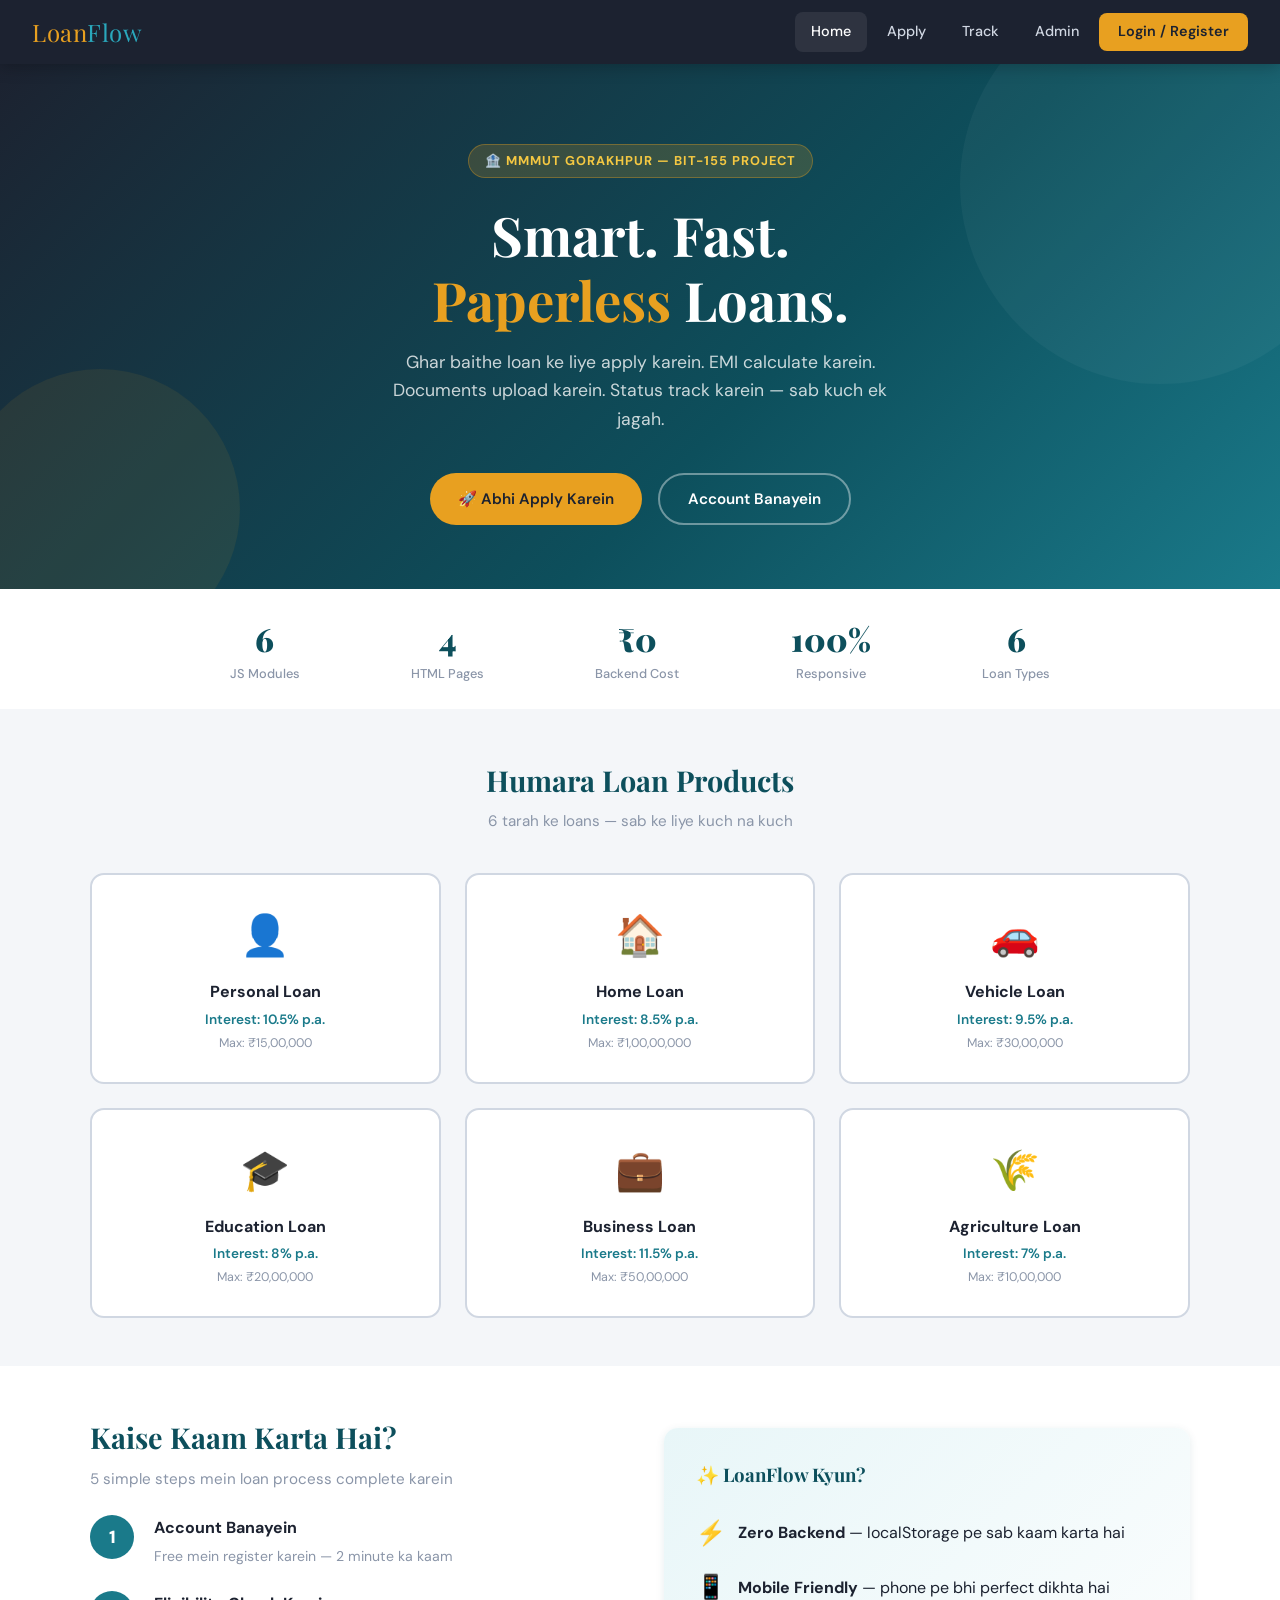
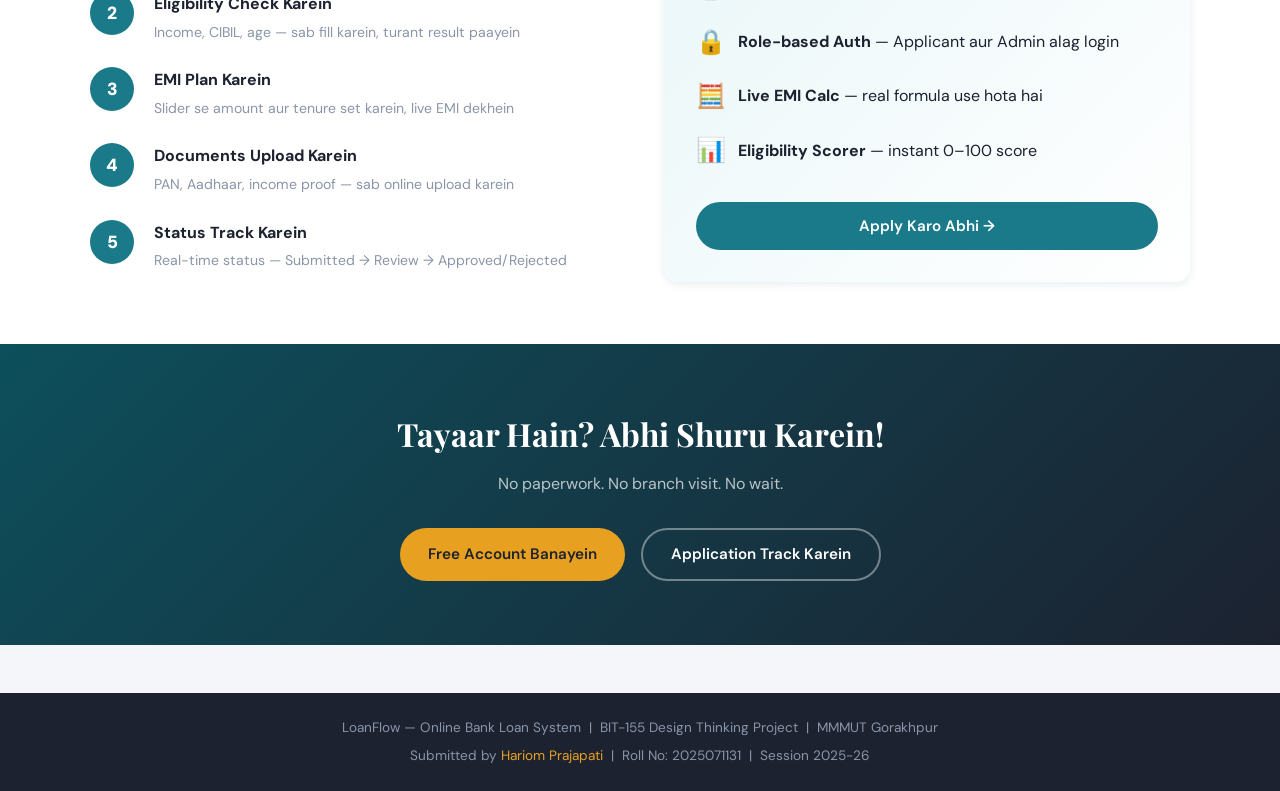
<file: index.html>
<!DOCTYPE html>
<html lang="hi">
<head>
  <meta charset="UTF-8" />
  <meta name="viewport" content="width=device-width, initial-scale=1.0" />
  <title>LoanFlow — Online Bank Loan System</title>
  <link rel="stylesheet" href="style.css" />
  <style>
    /* Hero */
    .hero {
      background: linear-gradient(135deg, var(--charcoal) 0%, var(--teal-dark) 60%, var(--teal) 100%);
      color: var(--white);
      padding: 5rem 2rem 4rem;
      position: relative;
      overflow: hidden;
    }
    .hero::before {
      content: '';
      position: absolute;
      top: -80px; right: -80px;
      width: 400px; height: 400px;
      border-radius: 50%;
      background: rgba(255,255,255,0.04);
    }
    .hero::after {
      content: '';
      position: absolute;
      bottom: -60px; left: -40px;
      width: 280px; height: 280px;
      border-radius: 50%;
      background: rgba(232,160,32,0.08);
    }
    .hero-inner {
      max-width: 700px;
      margin: 0 auto;
      text-align: center;
      position: relative; z-index: 1;
    }
    .hero-tag {
      display: inline-block;
      background: rgba(232,160,32,0.18);
      color: var(--gold-light);
      border: 1px solid rgba(232,160,32,0.35);
      padding: 0.35rem 1rem;
      border-radius: 50px;
      font-size: 0.8rem;
      font-weight: 700;
      letter-spacing: 1px;
      text-transform: uppercase;
      margin-bottom: 1.5rem;
    }
    .hero h1 {
      font-family: 'Playfair Display', serif;
      font-size: clamp(2.2rem, 5vw, 3.4rem);
      line-height: 1.2;
      margin-bottom: 1rem;
    }
    .hero h1 span { color: var(--gold); }
    .hero p {
      font-size: 1.1rem;
      color: rgba(255,255,255,0.78);
      margin-bottom: 2.5rem;
      max-width: 520px;
      margin-left: auto; margin-right: auto;
    }
    .hero-btns { display: flex; gap: 1rem; justify-content: center; flex-wrap: wrap; }

    /* Stats bar */
    .stats-bar {
      background: var(--white);
      box-shadow: var(--shadow-md);
      padding: 1.5rem 2rem;
    }
    .stats-bar-inner {
      max-width: 900px; margin: 0 auto;
      display: flex; gap: 2rem;
      justify-content: space-around; flex-wrap: wrap;
      text-align: center;
    }
    .stat-item {}
    .stat-item .num {
      font-family: 'Playfair Display', serif;
      font-size: 2rem;
      font-weight: 900;
      color: var(--teal-dark);
    }
    .stat-item .lbl { font-size: 0.8rem; color: var(--grey-500); font-weight: 500; }

    /* Loan types */
    .loan-card {
      border: 2px solid var(--grey-300);
      border-radius: var(--radius);
      padding: 1.75rem 1.5rem;
      text-align: center;
      cursor: pointer;
      transition: var(--transition);
      text-decoration: none;
      color: var(--text);
      display: block;
      background: var(--white);
    }
    .loan-card:hover {
      border-color: var(--teal);
      transform: translateY(-4px);
      box-shadow: var(--shadow-md);
    }
    .loan-icon { font-size: 2.5rem; margin-bottom: 0.75rem; }
    .loan-name { font-weight: 700; font-size: 1rem; margin-bottom: 0.25rem; }
    .loan-rate { font-size: 0.85rem; color: var(--teal); font-weight: 600; }
    .loan-max  { font-size: 0.78rem; color: var(--grey-500); margin-top: 0.2rem; }

    /* Process steps */
    .process-step {
      display: flex;
      gap: 1.25rem;
      align-items: flex-start;
      margin-bottom: 1.5rem;
    }
    .process-num {
      width: 44px; height: 44px;
      border-radius: 50%;
      background: var(--teal);
      color: var(--white);
      font-weight: 900;
      font-size: 1.1rem;
      display: flex; align-items: center; justify-content: center;
      flex-shrink: 0;
    }
    .process-text h4 { font-weight: 700; margin-bottom: 0.25rem; }
    .process-text p  { font-size: 0.88rem; color: var(--grey-500); }

    /* CTA section */
    .cta-section {
      background: linear-gradient(135deg, var(--teal-dark), var(--charcoal));
      color: var(--white);
      text-align: center;
      padding: 4rem 2rem;
    }
    .cta-section h2 {
      font-family: 'Playfair Display', serif;
      font-size: 2rem;
      margin-bottom: 0.75rem;
    }
    .cta-section p { color: rgba(255,255,255,0.7); margin-bottom: 2rem; }
  </style>
</head>
<body>

<!-- NAVBAR -->
<nav class="navbar">
  <a href="index.html" class="navbar-brand">Loan<span>Flow</span></a>
  <div class="nav-links">
    <a href="index.html" class="active">Home</a>
    <a href="apply.html">Apply</a>
    <a href="tracker.html">Track</a>
    <a href="admin.html">Admin</a>
    <a href="login.html" class="nav-btn btn">Login / Register</a>
  </div>
</nav>

<!-- HERO -->
<section class="hero">
  <div class="hero-inner">
    <div class="hero-tag">🏦 MMMUT Gorakhpur — BIT-155 Project</div>
    <h1>Smart. Fast.<br><span>Paperless</span> Loans.</h1>
    <p>
      Ghar baithe loan ke liye apply karein. EMI calculate karein.
      Documents upload karein. Status track karein — sab kuch ek jagah.
    </p>
    <div class="hero-btns">
      <a href="apply.html" class="btn btn-primary">🚀 Abhi Apply Karein</a>
      <a href="login.html" class="btn btn-secondary">Account Banayein</a>
    </div>
  </div>
</section>

<!-- STATS BAR -->
<section class="stats-bar">
  <div class="stats-bar-inner">
    <div class="stat-item"><div class="num">6</div><div class="lbl">JS Modules</div></div>
    <div class="stat-item"><div class="num">4</div><div class="lbl">HTML Pages</div></div>
    <div class="stat-item"><div class="num">₹0</div><div class="lbl">Backend Cost</div></div>
    <div class="stat-item"><div class="num">100%</div><div class="lbl">Responsive</div></div>
    <div class="stat-item"><div class="num">6</div><div class="lbl">Loan Types</div></div>
  </div>
</section>

<!-- LOAN TYPES -->
<section class="section" style="background:var(--grey-100)">
  <div class="container">
    <div style="text-align:center;margin-bottom:2.5rem">
      <h2 class="section-title">Humara Loan Products</h2>
      <p class="section-subtitle">6 tarah ke loans — sab ke liye kuch na kuch</p>
    </div>
    <div class="grid-3" id="loan-types-grid"></div>
  </div>
</section>

<!-- HOW IT WORKS -->
<section class="section" style="background:var(--white)">
  <div class="container">
    <div class="grid-2" style="align-items:center;gap:3rem">
      <div>
        <h2 class="section-title">Kaise Kaam Karta Hai?</h2>
        <p class="section-subtitle" style="margin-bottom:1.5rem">5 simple steps mein loan process complete karein</p>
        <div class="process-step">
          <div class="process-num">1</div>
          <div class="process-text">
            <h4>Account Banayein</h4>
            <p>Free mein register karein — 2 minute ka kaam</p>
          </div>
        </div>
        <div class="process-step">
          <div class="process-num">2</div>
          <div class="process-text">
            <h4>Eligibility Check Karein</h4>
            <p>Income, CIBIL, age — sab fill karein, turant result paayein</p>
          </div>
        </div>
        <div class="process-step">
          <div class="process-num">3</div>
          <div class="process-text">
            <h4>EMI Plan Karein</h4>
            <p>Slider se amount aur tenure set karein, live EMI dekhein</p>
          </div>
        </div>
        <div class="process-step">
          <div class="process-num">4</div>
          <div class="process-text">
            <h4>Documents Upload Karein</h4>
            <p>PAN, Aadhaar, income proof — sab online upload karein</p>
          </div>
        </div>
        <div class="process-step">
          <div class="process-num">5</div>
          <div class="process-text">
            <h4>Status Track Karein</h4>
            <p>Real-time status — Submitted → Review → Approved/Rejected</p>
          </div>
        </div>
      </div>
      <div>
        <div class="card" style="background:linear-gradient(135deg,var(--mint),var(--white))">
          <h3 style="font-family:'Playfair Display',serif;color:var(--teal-dark);margin-bottom:1.5rem">✨ LoanFlow Kyun?</h3>
          <div style="display:flex;flex-direction:column;gap:1rem">
            <div style="display:flex;align-items:center;gap:0.75rem">
              <span style="font-size:1.5rem">⚡</span>
              <div><strong>Zero Backend</strong> — localStorage pe sab kaam karta hai</div>
            </div>
            <div style="display:flex;align-items:center;gap:0.75rem">
              <span style="font-size:1.5rem">📱</span>
              <div><strong>Mobile Friendly</strong> — phone pe bhi perfect dikhta hai</div>
            </div>
            <div style="display:flex;align-items:center;gap:0.75rem">
              <span style="font-size:1.5rem">🔒</span>
              <div><strong>Role-based Auth</strong> — Applicant aur Admin alag login</div>
            </div>
            <div style="display:flex;align-items:center;gap:0.75rem">
              <span style="font-size:1.5rem">🧮</span>
              <div><strong>Live EMI Calc</strong> — real formula use hota hai</div>
            </div>
            <div style="display:flex;align-items:center;gap:0.75rem">
              <span style="font-size:1.5rem">📊</span>
              <div><strong>Eligibility Scorer</strong> — instant 0–100 score</div>
            </div>
          </div>
          <a href="apply.html" class="btn btn-teal" style="margin-top:2rem;width:100%;justify-content:center">Apply Karo Abhi →</a>
        </div>
      </div>
    </div>
  </div>
</section>

<!-- CTA -->
<section class="cta-section">
  <h2>Tayaar Hain? Abhi Shuru Karein!</h2>
  <p>No paperwork. No branch visit. No wait.</p>
  <div style="display:flex;gap:1rem;justify-content:center;flex-wrap:wrap">
    <a href="login.html" class="btn btn-primary">Free Account Banayein</a>
    <a href="tracker.html" class="btn btn-secondary">Application Track Karein</a>
  </div>
</section>

<!-- FOOTER -->
<footer>
  <p>LoanFlow &mdash; Online Bank Loan System &nbsp;|&nbsp; BIT-155 Design Thinking Project &nbsp;|&nbsp; MMMUT Gorakhpur</p>
  <p style="margin-top:0.4rem">
    Submitted by <a href="#">Hariom Prajapati</a> &nbsp;|&nbsp; Roll No: 2025071131 &nbsp;|&nbsp; Session 2025-26
  </p>
</footer>

<script src="auth.js"></script>
<script src="app.js"></script>
<script>
  // Render loan type cards
  const grid = document.getElementById('loan-types-grid');
  App.getLoanTypes().forEach(lt => {
    const card = document.createElement('a');
    card.href = 'apply.html?type=' + lt.id;
    card.className = 'loan-card fade-in-up';
    card.innerHTML = `
      <div class="loan-icon">${lt.icon}</div>
      <div class="loan-name">${lt.name}</div>
      <div class="loan-rate">Interest: ${lt.rate}% p.a.</div>
      <div class="loan-max">Max: ${App.formatCurrency(lt.maxAmount)}</div>
    `;
    grid.appendChild(card);
  });

  // Update navbar login button
  if (Auth.isLoggedIn()) {
    const session = Auth.getSession();
    const loginLink = document.querySelector('.nav-btn');
    if (loginLink) {
      loginLink.textContent = '👤 ' + session.name.split(' ')[0];
      loginLink.href = session.role === 'admin' ? 'admin.html' : 'tracker.html';
    }
  }
</script>
</body>
</html>
</file>
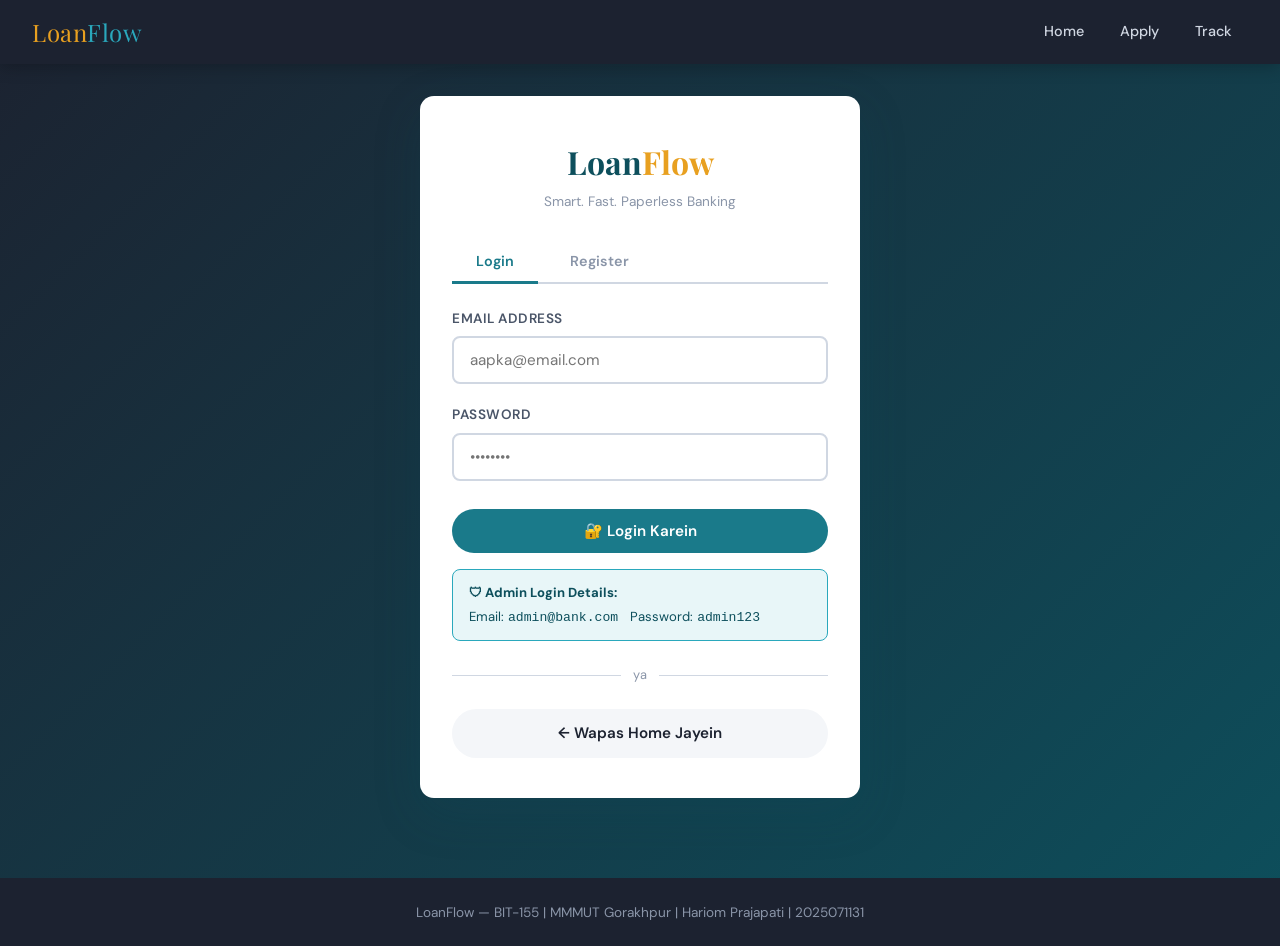
<file: admin.html>
<!DOCTYPE html>
<html lang="hi">
<head>
  <meta charset="UTF-8" />
  <meta name="viewport" content="width=device-width, initial-scale=1.0" />
  <title>Admin Dashboard — LoanFlow</title>
  <link rel="stylesheet" href="style.css" />
  <style>
    .admin-layout { display: grid; grid-template-columns: 240px 1fr; min-height: calc(100vh - 64px); }
    @media(max-width:768px) { .admin-layout { grid-template-columns: 1fr; } }

    .sidebar {
      background: var(--charcoal);
      color: var(--white);
      padding: 2rem 1rem;
    }
    .sidebar h3 {
      font-family: 'Playfair Display', serif;
      font-size: 1rem;
      color: var(--gold);
      margin-bottom: 1.5rem;
      padding-bottom: 0.75rem;
      border-bottom: 1px solid rgba(255,255,255,0.1);
    }
    .sidebar-menu { display: flex; flex-direction: column; gap: 0.25rem; }
    .sidebar-link {
      display: flex; align-items: center; gap: 0.75rem;
      padding: 0.65rem 1rem;
      border-radius: var(--radius-sm);
      color: var(--grey-300);
      font-size: 0.88rem;
      font-weight: 500;
      cursor: pointer;
      transition: var(--transition);
      text-decoration: none;
    }
    .sidebar-link:hover { background: rgba(255,255,255,0.08); color: var(--white); }
    .sidebar-link.active { background: var(--teal); color: var(--white); }

    .admin-main { padding: 2rem; background: var(--grey-100); overflow-y: auto; }

    .admin-header {
      display: flex; justify-content: space-between; align-items: center;
      margin-bottom: 2rem;
    }
    .admin-header h1 { font-family: 'Playfair Display', serif; font-size: 1.6rem; color: var(--teal-dark); }

    .stats-grid { display: grid; grid-template-columns: repeat(auto-fit, minmax(180px, 1fr)); gap: 1.25rem; margin-bottom: 2rem; }

    .filter-tabs { display: flex; gap: 0.5rem; flex-wrap: wrap; margin-bottom: 1.25rem; }
    .filter-tab {
      padding: 0.5rem 1.2rem;
      border-radius: 50px;
      border: 2px solid var(--grey-300);
      background: var(--white);
      font-family: 'DM Sans', sans-serif;
      font-size: 0.85rem;
      font-weight: 600;
      color: var(--grey-500);
      cursor: pointer;
      transition: var(--transition);
    }
    .filter-tab.active { border-color: var(--teal); background: var(--teal); color: var(--white); }

    .toolbar {
      display: flex; gap: 1rem; align-items: center;
      background: var(--white);
      border-radius: var(--radius);
      padding: 1rem 1.25rem;
      margin-bottom: 1.25rem;
      box-shadow: var(--shadow-sm);
    }
    .toolbar input { flex: 1; border: none; outline: none; font-size: 0.9rem; }
    .toolbar input::placeholder { color: var(--grey-300); }

    .table-wrap { background: var(--white); border-radius: var(--radius); box-shadow: var(--shadow-sm); overflow: hidden; overflow-x: auto; }

    #toast {
      position: fixed;
      bottom: 2rem; right: 2rem;
      z-index: 999;
      min-width: 280px;
      display: none;
      box-shadow: var(--shadow-lg);
    }
  </style>
</head>
<body>

<nav class="navbar">
  <a href="index.html" class="navbar-brand">Loan<span>Flow</span></a>
  <div class="nav-links">
    <a href="index.html">Home</a>
    <span style="color:var(--grey-300);font-size:0.9rem" id="admin-name"></span>
    <button class="nav-btn btn" id="logout-btn">Logout</button>
  </div>
</nav>

<div class="admin-layout">

  <!-- SIDEBAR -->
  <aside class="sidebar">
    <h3>🛡 Admin Panel</h3>
    <div class="sidebar-menu">
      <a class="sidebar-link active" href="admin.html">📋 All Applications</a>
      <a class="sidebar-link" href="tracker.html">📊 Tracker</a>
      <a class="sidebar-link" href="apply.html">📝 New Application</a>
      <a class="sidebar-link" href="index.html">🏠 Home</a>
    </div>
    <div style="margin-top:2rem;padding-top:1.5rem;border-top:1px solid rgba(255,255,255,0.1)">
      <div style="font-size:0.75rem;color:var(--grey-500);margin-bottom:0.5rem">DEFAULT ADMIN LOGIN</div>
      <div style="font-size:0.8rem;color:var(--grey-300)">admin@bank.com</div>
      <div style="font-size:0.8rem;color:var(--grey-300)">admin123</div>
    </div>
  </aside>

  <!-- MAIN -->
  <main class="admin-main">

    <div class="admin-header">
      <h1>📋 Loan Applications</h1>
      <a href="apply.html" class="btn btn-primary btn-sm">+ Nayi Application</a>
    </div>

    <!-- STATS -->
    <div class="stats-grid">
      <div class="stat-card">
        <div class="stat-icon" style="background:#e8f6f8;color:var(--teal)">📋</div>
        <div><div class="stat-value" id="stat-total">0</div><div class="stat-label">Total Applications</div></div>
      </div>
      <div class="stat-card">
        <div class="stat-icon" style="background:#fff8e6;color:var(--gold)">⏳</div>
        <div><div class="stat-value" id="stat-pending">0</div><div class="stat-label">Pending Review</div></div>
      </div>
      <div class="stat-card">
        <div class="stat-icon" style="background:#e8f8ed;color:#27ae60">✅</div>
        <div><div class="stat-value" id="stat-approved">0</div><div class="stat-label">Approved</div></div>
      </div>
      <div class="stat-card">
        <div class="stat-icon" style="background:#fdecea;color:var(--red)">❌</div>
        <div><div class="stat-value" id="stat-rejected">0</div><div class="stat-label">Rejected</div></div>
      </div>
      <div class="stat-card">
        <div class="stat-icon" style="background:#f0edfb;color:var(--purple)">💰</div>
        <div><div class="stat-value" id="stat-disbursed" style="font-size:1.2rem">₹0</div><div class="stat-label">Total Disbursed</div></div>
      </div>
    </div>

    <!-- FILTER TABS -->
    <div class="filter-tabs">
      <button class="filter-tab active" data-status="all">All</button>
      <button class="filter-tab" data-status="submitted">Submitted</button>
      <button class="filter-tab" data-status="under_review">Under Review</button>
      <button class="filter-tab" data-status="approved">Approved</button>
      <button class="filter-tab" data-status="rejected">Rejected</button>
    </div>

    <!-- TOOLBAR -->
    <div class="toolbar">
      <span style="color:var(--grey-500);font-size:1.1rem">🔍</span>
      <input type="text" id="search-input" placeholder="Naam, ID, ya loan type se dhundhein..." />
    </div>

    <!-- TABLE -->
    <div class="table-wrap">
      <table class="app-table">
        <thead>
          <tr>
            <th>App ID</th>
            <th>Applicant</th>
            <th>Loan Type</th>
            <th>Amount</th>
            <th>Date</th>
            <th>Status</th>
            <th>Actions</th>
          </tr>
        </thead>
        <tbody id="apps-tbody">
          <tr><td colspan="7">
            <div class="empty-state">
              <div class="empty-icon" style="animation:pulse 1.5s infinite">⏳</div>
              <h3>Loading...</h3>
            </div>
          </td></tr>
        </tbody>
      </table>
    </div>

  </main>
</div>

<!-- Detail Modal -->
<div class="modal-overlay" id="detail-modal">
  <div class="modal" style="max-width:620px;width:95%;max-height:85vh;overflow-y:auto">
    <div style="display:flex;justify-content:space-between;align-items:center;margin-bottom:1.5rem">
      <div class="modal-title">Application Details</div>
      <button id="close-detail" style="background:none;border:none;font-size:1.5rem;cursor:pointer;color:var(--grey-500)">✕</button>
    </div>
    <div id="detail-content"></div>
  </div>
</div>

<!-- Toast -->
<div id="toast" class="alert"></div>

<script src="auth.js"></script>
<script src="app.js"></script>
<script src="admin.js"></script>
</body>
</html>
</file>
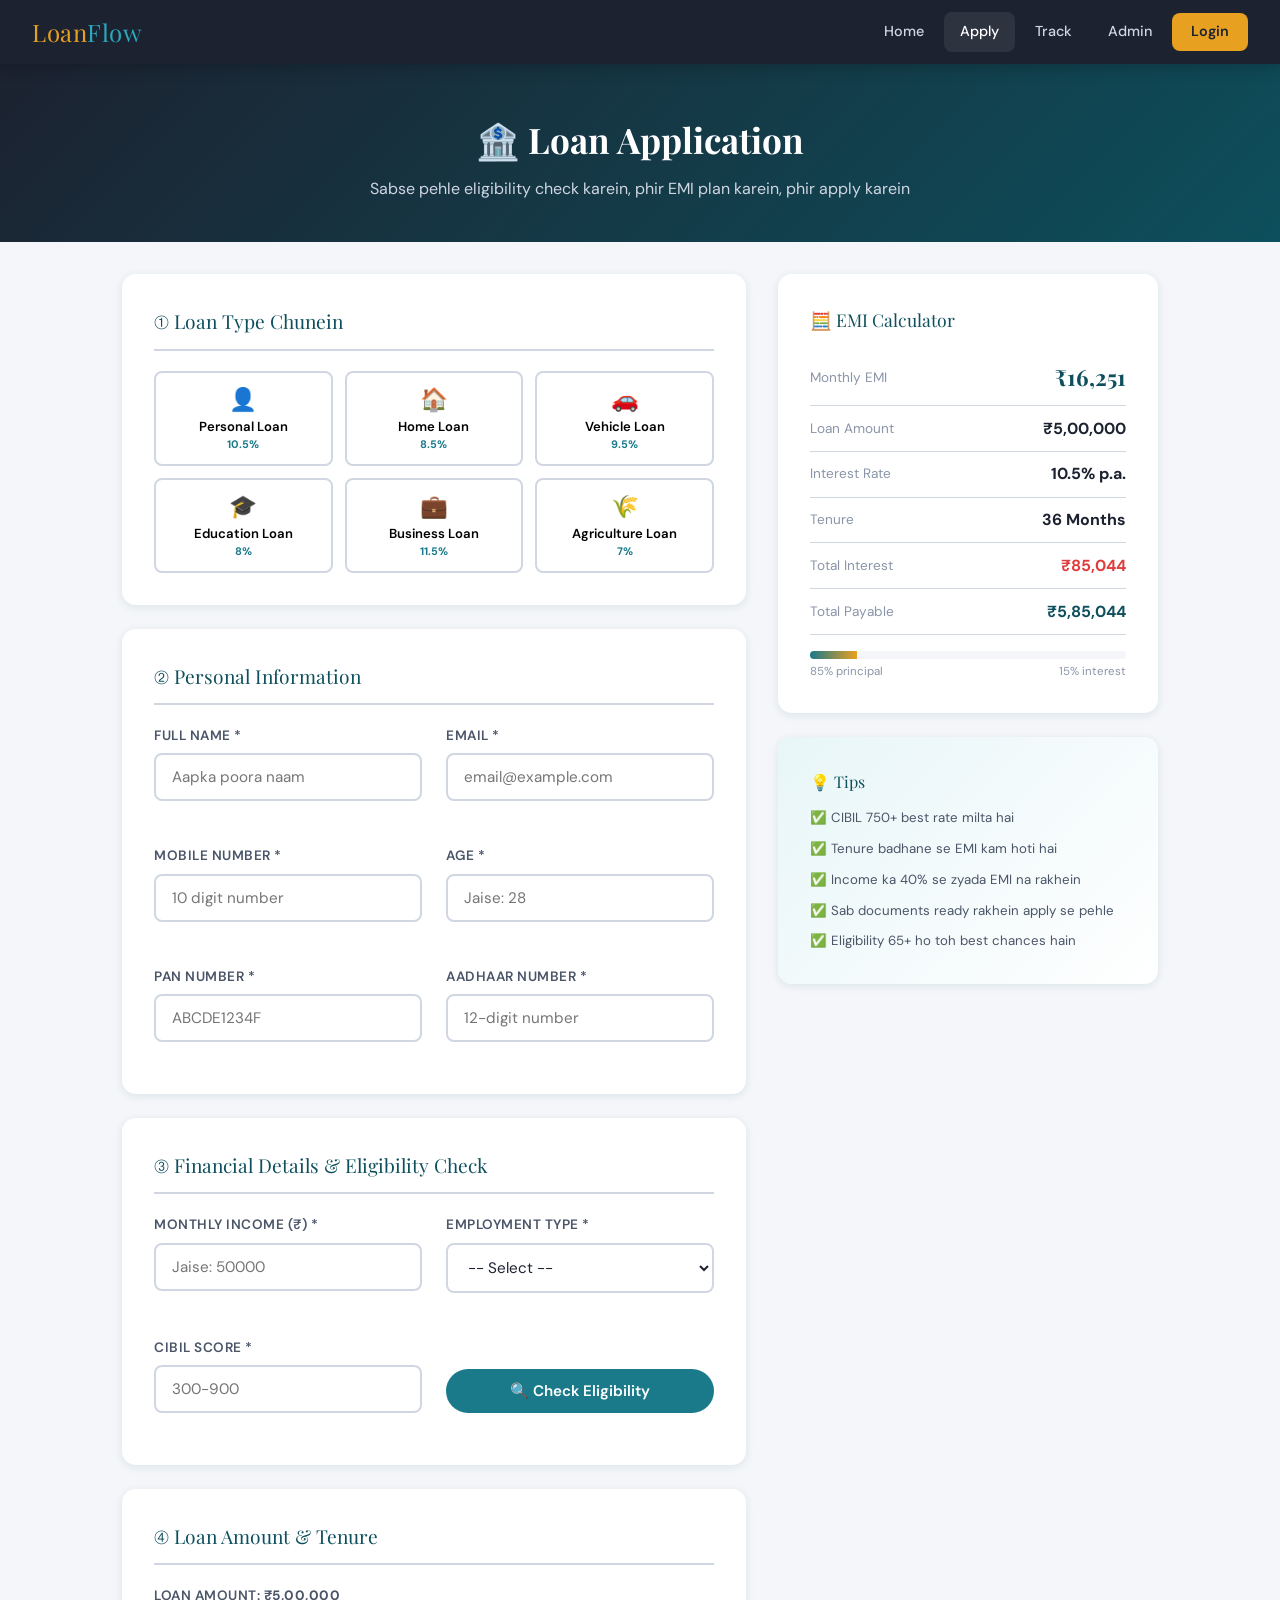
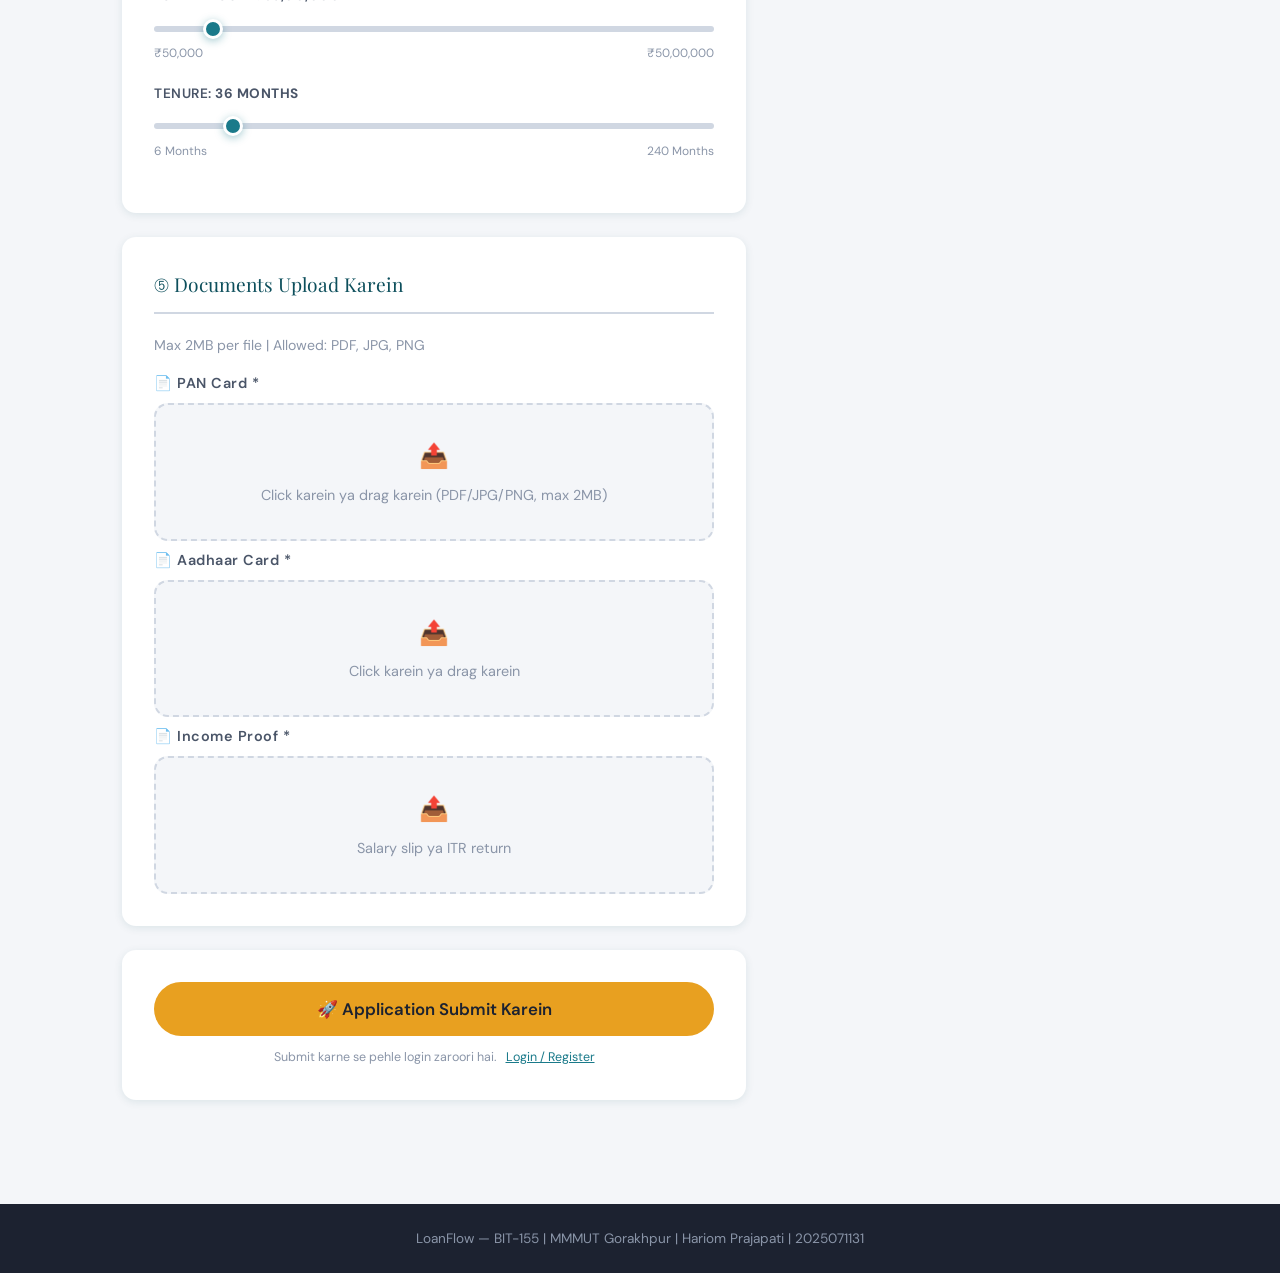
<file: apply.html>
<!DOCTYPE html>
<html lang="hi">
<head>
  <meta charset="UTF-8" />
  <meta name="viewport" content="width=device-width, initial-scale=1.0" />
  <title>Loan Apply Karein — LoanFlow</title>
  <link rel="stylesheet" href="style.css" />
  <style>
    .apply-layout { display: grid; grid-template-columns: 1fr 380px; gap: 2rem; max-width: 1100px; margin: 0 auto; padding: 2rem; }
    @media(max-width:900px) { .apply-layout { grid-template-columns: 1fr; } }

    .sidebar-sticky { position: sticky; top: 80px; }

    .emi-result-row { display: flex; justify-content: space-between; align-items: center; padding: 0.6rem 0; border-bottom: 1px solid var(--grey-300); }
    .emi-result-row:last-child { border-bottom: none; }
    .emi-result-row .label { font-size: 0.85rem; color: var(--grey-500); }
    .emi-result-row .value { font-weight: 700; color: var(--text); }
    .emi-result-row.highlight .value { font-size: 1.4rem; color: var(--teal-dark); font-family: 'Playfair Display', serif; }

    .range-row { display: flex; justify-content: space-between; font-size: 0.75rem; color: var(--grey-500); margin-top: 0.3rem; }

    .score-green  { color: #1a7a3c; }
    .score-yellow { color: #a06800; }
    .score-red    { color: var(--red); }

    .loan-type-grid { display: grid; grid-template-columns: repeat(3, 1fr); gap: 0.75rem; }
    .loan-type-btn {
      border: 2px solid var(--grey-300);
      border-radius: var(--radius-sm);
      padding: 0.75rem;
      text-align: center;
      cursor: pointer;
      transition: var(--transition);
      background: var(--white);
      font-family: 'DM Sans', sans-serif;
      font-size: 0.82rem;
      font-weight: 600;
    }
    .loan-type-btn .icon { font-size: 1.4rem; display: block; margin-bottom: 0.25rem; }
    .loan-type-btn:hover { border-color: var(--teal); background: var(--mint); }
    .loan-type-btn.selected { border-color: var(--teal); background: var(--mint); color: var(--teal-dark); }

    .form-section { background: var(--white); border-radius: var(--radius); box-shadow: var(--shadow-sm); padding: 2rem; margin-bottom: 1.5rem; }
    .form-section-title { font-family: 'Playfair Display', serif; font-size: 1.2rem; color: var(--teal-dark); margin-bottom: 1.25rem; padding-bottom: 0.75rem; border-bottom: 2px solid var(--grey-300); }

    .doc-list { display: flex; flex-direction: column; gap: 0.5rem; }
  </style>
</head>
<body>

<nav class="navbar">
  <a href="index.html" class="navbar-brand">Loan<span>Flow</span></a>
  <div class="nav-links">
    <a href="index.html">Home</a>
    <a href="apply.html" class="active">Apply</a>
    <a href="tracker.html">Track</a>
    <a href="admin.html">Admin</a>
    <a href="login.html" class="nav-btn btn" id="nav-auth">Login</a>
  </div>
</nav>

<div class="page-header">
  <h1>🏦 Loan Application</h1>
  <p>Sabse pehle eligibility check karein, phir EMI plan karein, phir apply karein</p>
</div>

<div class="apply-layout">

  <!-- LEFT: MAIN FORM -->
  <div>

    <!-- STEP 1: LOAN TYPE -->
    <div class="form-section">
      <div class="form-section-title">① Loan Type Chunein</div>
      <div class="loan-type-grid" id="lt-grid"></div>
      <input type="hidden" id="selected-type" />
      <div class="field-error show" id="lt-err" style="display:none!important">Loan type select karein</div>
    </div>

    <!-- STEP 2: PERSONAL INFO -->
    <div class="form-section">
      <div class="form-section-title">② Personal Information</div>
      <div class="grid-2">
        <div class="form-group">
          <label>Full Name *</label>
          <input type="text" id="f-name" placeholder="Aapka poora naam" />
          <div class="field-error" id="err-name">Naam required hai</div>
        </div>
        <div class="form-group">
          <label>Email *</label>
          <input type="email" id="f-email" placeholder="email@example.com" />
          <div class="field-error" id="err-email">Valid email dalein</div>
        </div>
        <div class="form-group">
          <label>Mobile Number *</label>
          <input type="tel" id="f-phone" placeholder="10 digit number" maxlength="10" />
          <div class="field-error" id="err-phone">10-digit number dalein</div>
        </div>
        <div class="form-group">
          <label>Age *</label>
          <input type="number" id="f-age" placeholder="Jaise: 28" min="18" max="70" />
          <div class="field-error" id="err-age">Age 18-70 honi chahiye</div>
        </div>
        <div class="form-group">
          <label>PAN Number *</label>
          <input type="text" id="f-pan" placeholder="ABCDE1234F" maxlength="10" style="text-transform:uppercase" />
          <div class="field-error" id="err-pan">Valid PAN dalein (10 chars)</div>
        </div>
        <div class="form-group">
          <label>Aadhaar Number *</label>
          <input type="text" id="f-aadhaar" placeholder="12-digit number" maxlength="12" />
          <div class="field-error" id="err-aadhaar">12-digit Aadhaar dalein</div>
        </div>
      </div>
    </div>

    <!-- STEP 3: FINANCIAL INFO + ELIGIBILITY -->
    <div class="form-section">
      <div class="form-section-title">③ Financial Details &amp; Eligibility Check</div>
      <div class="grid-2">
        <div class="form-group">
          <label>Monthly Income (₹) *</label>
          <input type="number" id="f-income" placeholder="Jaise: 50000" oninput="updateEligibility()" />
          <div class="field-error" id="err-income">Income required hai</div>
        </div>
        <div class="form-group">
          <label>Employment Type *</label>
          <select id="f-emp" onchange="updateEligibility()">
            <option value="">-- Select --</option>
            <option value="sarkari">Sarkari Naukri (Govt.)</option>
            <option value="private">Private Job</option>
            <option value="self">Self-Employed</option>
            <option value="business">Business Owner</option>
            <option value="other">Other</option>
          </select>
          <div class="field-error" id="err-emp">Employment type chunein</div>
        </div>
        <div class="form-group">
          <label>CIBIL Score *</label>
          <input type="number" id="f-cibil" placeholder="300-900" min="300" max="900" oninput="updateEligibility()" />
          <div class="field-error" id="err-cibil">CIBIL 300-900 ke beech hona chahiye</div>
        </div>
        <div class="form-group" style="align-self:end">
          <button type="button" class="btn btn-teal" style="width:100%;justify-content:center" onclick="updateEligibility()">
            🔍 Check Eligibility
          </button>
        </div>
      </div>

      <!-- Eligibility Result -->
      <div id="eligibility-result" style="display:none;margin-top:1rem">
        <div class="score-wrap">
          <div class="score-value" id="score-val">0</div>
          <div class="score-label" id="score-lbl">—</div>
          <div class="score-bar-wrap"><div class="score-bar" id="score-bar"></div></div>
          <div style="display:flex;justify-content:space-between;font-size:0.72rem;color:var(--grey-500)">
            <span>0</span><span>50</span><span>100</span>
          </div>
          <div id="score-reasons" style="margin-top:1rem;text-align:left"></div>
        </div>
      </div>
    </div>

    <!-- STEP 4: LOAN AMOUNT + TENURE -->
    <div class="form-section">
      <div class="form-section-title">④ Loan Amount &amp; Tenure</div>
      <div class="form-group">
        <label>Loan Amount: <strong id="amt-label">₹5,00,000</strong></label>
        <input type="range" id="f-amount" min="50000" max="5000000" step="10000" value="500000" oninput="updateEMI()" />
        <div class="range-row"><span>₹50,000</span><span id="amt-max-label">₹50,00,000</span></div>
      </div>
      <div class="form-group" style="margin-top:1rem">
        <label>Tenure: <strong id="tenure-label">36 Months</strong></label>
        <input type="range" id="f-tenure" min="6" max="240" step="6" value="36" oninput="updateEMI()" />
        <div class="range-row"><span>6 Months</span><span id="tenure-max-label">240 Months</span></div>
      </div>
    </div>

    <!-- STEP 5: DOCUMENT UPLOAD -->
    <div class="form-section">
      <div class="form-section-title">⑤ Documents Upload Karein</div>
      <p style="font-size:0.88rem;color:var(--grey-500);margin-bottom:1rem">Max 2MB per file | Allowed: PDF, JPG, PNG</p>

      <div class="doc-list">
        <div id="doc-pan-wrap">
          <label style="text-transform:none;font-size:0.9rem;margin-bottom:0.5rem">📄 PAN Card *</label>
          <div class="upload-zone" onclick="document.getElementById('doc-pan').click()" id="zone-pan">
            <span style="font-size:1.5rem">📤</span>
            <p>Click karein ya drag karein (PDF/JPG/PNG, max 2MB)</p>
          </div>
          <input type="file" id="doc-pan" accept=".pdf,.jpg,.jpeg,.png" style="display:none" onchange="handleUpload('pan', this)" />
          <div id="file-pan" class="doc-file-display"></div>
        </div>

        <div id="doc-aadhaar-wrap">
          <label style="text-transform:none;font-size:0.9rem;margin-bottom:0.5rem">📄 Aadhaar Card *</label>
          <div class="upload-zone" onclick="document.getElementById('doc-aadhaar').click()" id="zone-aadhaar">
            <span style="font-size:1.5rem">📤</span>
            <p>Click karein ya drag karein</p>
          </div>
          <input type="file" id="doc-aadhaar" accept=".pdf,.jpg,.jpeg,.png" style="display:none" onchange="handleUpload('aadhaar', this)" />
          <div id="file-aadhaar" class="doc-file-display"></div>
        </div>

        <div id="doc-income-wrap">
          <label style="text-transform:none;font-size:0.9rem;margin-bottom:0.5rem">📄 Income Proof *</label>
          <div class="upload-zone" onclick="document.getElementById('doc-income').click()" id="zone-income">
            <span style="font-size:1.5rem">📤</span>
            <p>Salary slip ya ITR return</p>
          </div>
          <input type="file" id="doc-income" accept=".pdf,.jpg,.jpeg,.png" style="display:none" onchange="handleUpload('income', this)" />
          <div id="file-income" class="doc-file-display"></div>
        </div>
      </div>
    </div>

    <!-- SUBMIT -->
    <div class="form-section">
      <div id="submit-alert" class="alert" style="display:none;margin-bottom:1rem"></div>
      <button class="btn btn-primary" style="width:100%;justify-content:center;font-size:1.05rem;padding:1rem" onclick="submitApplication()">
        🚀 Application Submit Karein
      </button>
      <p style="font-size:0.78rem;color:var(--grey-500);text-align:center;margin-top:0.75rem">
        Submit karne se pehle login zaroori hai. &nbsp; <a href="login.html" style="color:var(--teal)">Login / Register</a>
      </p>
    </div>

  </div>

  <!-- RIGHT: SIDEBAR -->
  <div class="sidebar-sticky">

    <!-- EMI Card -->
    <div class="card" style="margin-bottom:1.5rem">
      <div style="font-family:'Playfair Display',serif;font-size:1.1rem;color:var(--teal-dark);margin-bottom:1rem">🧮 EMI Calculator</div>
      <div class="emi-result-row highlight">
        <span class="label">Monthly EMI</span>
        <span class="value" id="emi-val">₹15,506</span>
      </div>
      <div class="emi-result-row">
        <span class="label">Loan Amount</span>
        <span class="value" id="emi-principal">₹5,00,000</span>
      </div>
      <div class="emi-result-row">
        <span class="label">Interest Rate</span>
        <span class="value" id="emi-rate">10.5% p.a.</span>
      </div>
      <div class="emi-result-row">
        <span class="label">Tenure</span>
        <span class="value" id="emi-tenure">36 Months</span>
      </div>
      <div class="emi-result-row">
        <span class="label">Total Interest</span>
        <span class="value" id="emi-interest" style="color:var(--red)">₹58,216</span>
      </div>
      <div class="emi-result-row">
        <span class="label">Total Payable</span>
        <span class="value" id="emi-total" style="color:var(--teal-dark)">₹5,58,216</span>
      </div>
      <div style="margin-top:1rem;background:var(--grey-100);border-radius:var(--radius-sm);overflow:hidden;height:8px">
        <div id="interest-bar" style="height:100%;background:linear-gradient(90deg,var(--teal),var(--gold));width:10%;transition:width 0.4s ease"></div>
      </div>
      <div style="display:flex;justify-content:space-between;font-size:0.72rem;color:var(--grey-500);margin-top:0.25rem">
        <span id="bar-principal-pct">90%</span><span id="bar-interest-pct">10% interest</span>
      </div>
    </div>

    <!-- Tips Card -->
    <div class="card" style="background:linear-gradient(135deg,var(--mint),var(--white))">
      <div style="font-family:'Playfair Display',serif;font-size:1rem;color:var(--teal-dark);margin-bottom:0.75rem">💡 Tips</div>
      <ul style="list-style:none;display:flex;flex-direction:column;gap:0.6rem;font-size:0.83rem;color:var(--grey-700)">
        <li>✅ CIBIL 750+ best rate milta hai</li>
        <li>✅ Tenure badhane se EMI kam hoti hai</li>
        <li>✅ Income ka 40% se zyada EMI na rakhein</li>
        <li>✅ Sab documents ready rakhein apply se pehle</li>
        <li>✅ Eligibility 65+ ho toh best chances hain</li>
      </ul>
    </div>
  </div>

</div>

<!-- SUCCESS MODAL -->
<div class="modal-overlay" id="success-modal">
  <div class="modal" style="text-align:center">
    <div style="font-size:4rem;margin-bottom:1rem">🎉</div>
    <div class="modal-title">Application Submit Ho Gayi!</div>
    <p style="color:var(--grey-500);margin-bottom:1rem">Aapki application ID:</p>
    <div style="font-size:1.3rem;font-weight:900;color:var(--teal-dark);margin-bottom:1.5rem" id="modal-app-id">APP123456</div>
    <p style="font-size:0.88rem;color:var(--grey-500);margin-bottom:2rem">Status tracker pe track karein. Bank 2-3 business days mein review karega.</p>
    <div style="display:flex;gap:1rem;justify-content:center">
      <a href="tracker.html" class="btn btn-teal">📊 Track Karein</a>
      <a href="index.html" class="btn" style="background:var(--grey-100);color:var(--text)">Home</a>
    </div>
  </div>
</div>

<footer>
  <p>LoanFlow &mdash; BIT-155 | MMMUT Gorakhpur | Hariom Prajapati | 2025071131</p>
</footer>

<script src="auth.js"></script>
<script src="app.js"></script>
<script>
  let selectedType = null;
  let uploadedDocs = {};
  let eligibilityScore = 0;

  // Build loan type grid
  const ltGrid = document.getElementById('lt-grid');
  App.getLoanTypes().forEach(lt => {
    const btn = document.createElement('button');
    btn.className = 'loan-type-btn';
    btn.type = 'button';
    btn.dataset.id = lt.id;
    btn.innerHTML = `<span class="icon">${lt.icon}</span>${lt.name}<br><small style="color:var(--teal);font-weight:700">${lt.rate}%</small>`;
    btn.onclick = () => selectLoanType(lt.id);
    ltGrid.appendChild(btn);
  });

  // Pre-select from URL param
  const urlParams = new URLSearchParams(window.location.search);
  const urlType = urlParams.get('type');
  if (urlType) selectLoanType(urlType);

  function selectLoanType(id) {
    selectedType = id;
    document.querySelectorAll('.loan-type-btn').forEach(b => {
      b.classList.toggle('selected', b.dataset.id === id);
    });
    const lt = App.getLoanType(id);
    if (lt) {
      // Update range limits
      document.getElementById('f-amount').max = lt.maxAmount;
      document.getElementById('f-amount').value = Math.min(500000, lt.maxAmount);
      document.getElementById('f-tenure').max = lt.maxTenure;
      document.getElementById('f-tenure').value = Math.min(36, lt.maxTenure);
      document.getElementById('amt-max-label').textContent = App.formatCurrency(lt.maxAmount);
      document.getElementById('tenure-max-label').textContent = lt.maxTenure + ' Months';
      updateEMI();
    }
  }

  function updateEMI() {
    const lt = App.getLoanType(selectedType);
    const rate = lt ? lt.rate : 10.5;
    const principal = Number(document.getElementById('f-amount').value);
    const tenure = Number(document.getElementById('f-tenure').value);
    const emi = App.calcEMI(principal, rate, tenure);
    const totalPayable = emi * tenure;
    const totalInterest = totalPayable - principal;
    const interestPct = Math.round((totalInterest / totalPayable) * 100);

    document.getElementById('amt-label').textContent = App.formatCurrency(principal);
    document.getElementById('tenure-label').textContent = tenure + ' Months';
    document.getElementById('emi-val').textContent = App.formatCurrency(Math.round(emi));
    document.getElementById('emi-principal').textContent = App.formatCurrency(principal);
    document.getElementById('emi-rate').textContent = rate + '% p.a.';
    document.getElementById('emi-tenure').textContent = tenure + ' Months';
    document.getElementById('emi-interest').textContent = App.formatCurrency(Math.round(totalInterest));
    document.getElementById('emi-total').textContent = App.formatCurrency(Math.round(totalPayable));
    document.getElementById('interest-bar').style.width = interestPct + '%';
    document.getElementById('bar-interest-pct').textContent = interestPct + '% interest';
    document.getElementById('bar-principal-pct').textContent = (100 - interestPct) + '% principal';
  }

  function updateEligibility() {
    const income = Number(document.getElementById('f-income').value);
    const age = Number(document.getElementById('f-age').value);
    const cibil = Number(document.getElementById('f-cibil').value);
    const employment = document.getElementById('f-emp').value;
    const loanAmount = Number(document.getElementById('f-amount').value);
    if (!income && !cibil) return;

    const result = App.calcEligibilityScore({ income, age, cibil, employment, loanAmount, loanType: selectedType });
    eligibilityScore = result.score;

    const el = document.getElementById('eligibility-result');
    el.style.display = 'block';
    document.getElementById('score-val').textContent = result.score;

    const bar = document.getElementById('score-bar');
    bar.style.width = result.score + '%';

    let color, label;
    if (result.band === 'green') {
      color = '#1a7a3c'; label = '✅ Eligible'; bar.style.background = '#27ae60';
    } else if (result.band === 'yellow') {
      color = '#a06800'; label = '⚠️ Review Required'; bar.style.background = '#e8a020';
    } else {
      color = 'var(--red)'; label = '❌ Abhi Eligible Nahi'; bar.style.background = 'var(--red)';
    }

    document.getElementById('score-val').style.color = color;
    document.getElementById('score-lbl').textContent = label;
    document.getElementById('score-lbl').style.color = color;

    const reasonsEl = document.getElementById('score-reasons');
    if (result.reasons.length) {
      reasonsEl.innerHTML = '<strong style="font-size:0.82rem">Improvement Areas:</strong>' +
        result.reasons.map(r => `<div style="font-size:0.8rem;color:var(--red);margin-top:0.3rem">• ${r}</div>`).join('');
    } else {
      reasonsEl.innerHTML = '<div style="font-size:0.82rem;color:#1a7a3c">🌟 Sab kuch accha lag raha hai! Apply karo.</div>';
    }
  }

  // Document upload handler
  function handleUpload(docName, input) {
    const file = input.files[0];
    if (!file) return;
    const allowed = ['application/pdf', 'image/jpeg', 'image/png'];
    if (!allowed.includes(file.type)) {
      alert('Sirf PDF, JPG, ya PNG allowed hai!'); return;
    }
    if (file.size > 2 * 1024 * 1024) {
      alert('File size 2MB se zyada nahi honi chahiye!'); return;
    }
    uploadedDocs[docName] = file.name;
    const display = document.getElementById('file-' + docName);
    display.innerHTML = `
      <div class="uploaded-file">
        <span>📄 ${file.name} (${(file.size/1024).toFixed(0)} KB)</span>
        <button class="remove-btn" onclick="removeDoc('${docName}')">✕</button>
      </div>
    `;
    document.getElementById('zone-' + docName).style.display = 'none';
  }

  function removeDoc(name) {
    delete uploadedDocs[name];
    document.getElementById('file-' + name).innerHTML = '';
    document.getElementById('zone-' + name).style.display = '';
    document.getElementById('doc-' + name).value = '';
  }

  // Submit
  function submitApplication() {
    const session = Auth.getSession();
    if (!session) {
      document.getElementById('submit-alert').textContent = '⚠️ Pehle login ya register karein!';
      document.getElementById('submit-alert').className = 'alert alert-warning';
      document.getElementById('submit-alert').style.display = 'flex';
      return;
    }

    // Validate
    let ok = true;
    const name  = document.getElementById('f-name').value.trim();
    const email = document.getElementById('f-email').value.trim();
    const phone = document.getElementById('f-phone').value.trim();
    const age   = document.getElementById('f-age').value;
    const pan   = document.getElementById('f-pan').value.trim();
    const aadhaar = document.getElementById('f-aadhaar').value.trim();
    const income = document.getElementById('f-income').value;
    const emp    = document.getElementById('f-emp').value;
    const cibil  = document.getElementById('f-cibil').value;

    const show = (id, show) => { const el = document.getElementById(id); el.style.display = show ? 'block' : 'none'; };

    if (!selectedType) { alert('Loan type select karein!'); return; }
    show('err-name',    !name);        if (!name) ok = false;
    show('err-email',   !email.includes('@')); if (!email.includes('@')) ok = false;
    show('err-phone',   phone.length !== 10); if (phone.length !== 10) ok = false;
    show('err-age',     !age || age < 18 || age > 70); if (!age || age < 18 || age > 70) ok = false;
    show('err-pan',     pan.length !== 10); if (pan.length !== 10) ok = false;
    show('err-aadhaar', aadhaar.length !== 12); if (aadhaar.length !== 12) ok = false;
    show('err-income',  !income); if (!income) ok = false;
    show('err-emp',     !emp);    if (!emp) ok = false;
    show('err-cibil',   !cibil || cibil < 300 || cibil > 900); if (!cibil || cibil < 300 || cibil > 900) ok = false;

    if (!ok) {
      document.getElementById('submit-alert').textContent = '⚠️ Sab required fields fill karein!';
      document.getElementById('submit-alert').className = 'alert alert-error';
      document.getElementById('submit-alert').style.display = 'flex';
      return;
    }

    const lt = App.getLoanType(selectedType);
    const amount  = Number(document.getElementById('f-amount').value);
    const tenure  = Number(document.getElementById('f-tenure').value);
    const emi     = App.calcEMI(amount, lt.rate, tenure);

    const app = App.submitApplication({
      userId: session.id,
      applicantName: name,
      email, phone,
      age: Number(age),
      pan, aadhaar,
      income: Number(income),
      employment: emp,
      cibil: Number(cibil),
      loanType: selectedType,
      loanAmount: amount,
      tenure,
      emi: Math.round(emi),
      interestRate: lt.rate,
      eligibilityScore,
      docs: Object.values(uploadedDocs)
    });

    document.getElementById('modal-app-id').textContent = app.id;
    document.getElementById('success-modal').classList.add('active');
  }

  // Nav auth
  if (Auth.isLoggedIn()) {
    const s = Auth.getSession();
    const btn = document.getElementById('nav-auth');
    btn.textContent = '👤 ' + s.name.split(' ')[0];
    btn.href = 'tracker.html';
  }

  updateEMI();
</script>
</body>
</html>
</file>
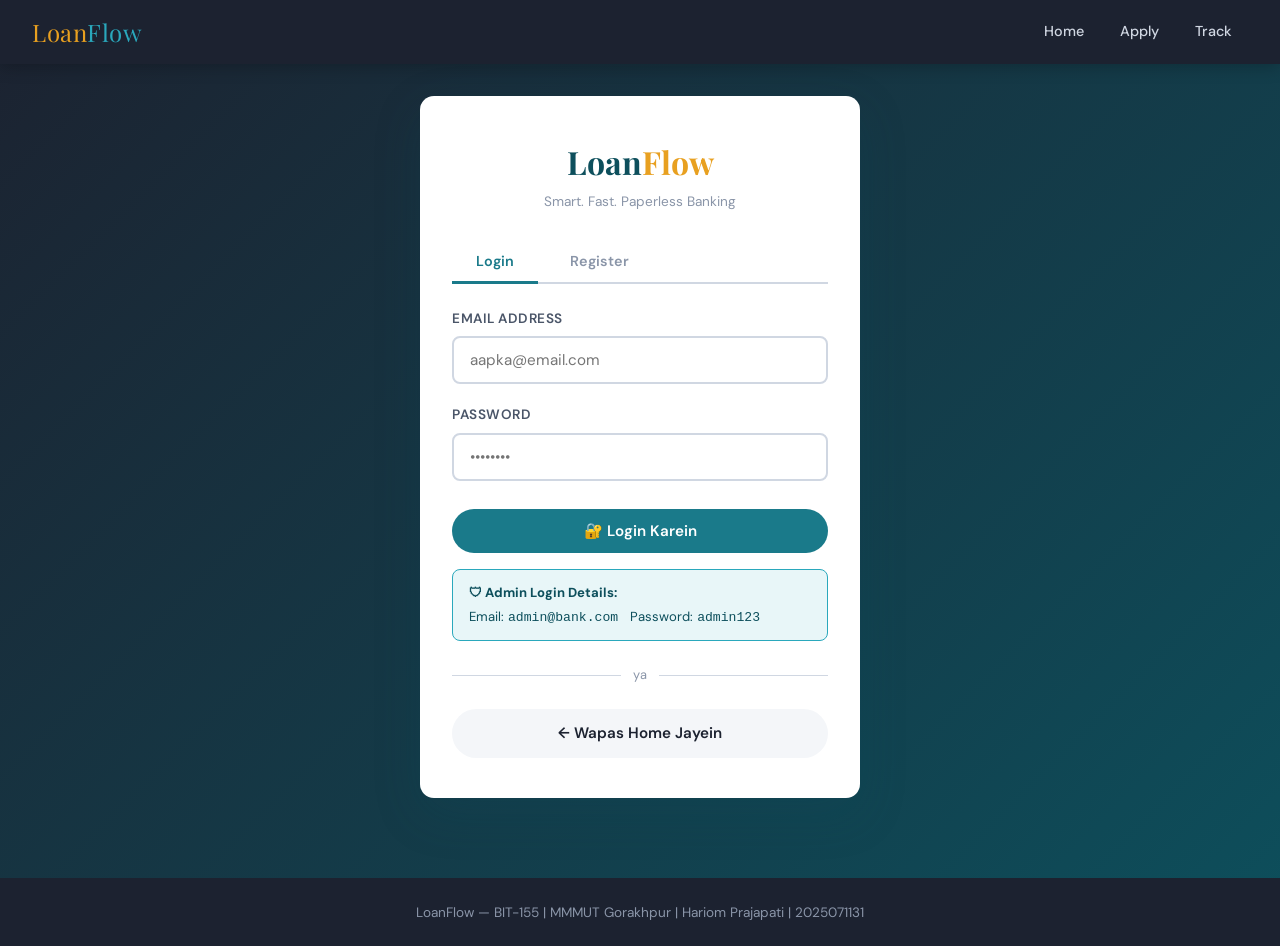
<file: login.html>
<!DOCTYPE html>
<html lang="hi">
<head>
  <meta charset="UTF-8" />
  <meta name="viewport" content="width=device-width, initial-scale=1.0" />
  <title>Login / Register — LoanFlow</title>
  <link rel="stylesheet" href="style.css" />
  <style>
    body { background: linear-gradient(135deg, var(--charcoal) 0%, var(--teal-dark) 100%); min-height: 100vh; display: flex; flex-direction: column; }
    .login-wrap {
      flex: 1;
      display: flex;
      align-items: center;
      justify-content: center;
      padding: 2rem 1rem;
    }
    .login-box {
      background: var(--white);
      border-radius: var(--radius);
      box-shadow: var(--shadow-lg);
      padding: 2.5rem 2rem;
      width: 100%;
      max-width: 440px;
    }
    .login-logo {
      text-align: center;
      margin-bottom: 1.75rem;
    }
    .login-logo h1 {
      font-family: 'Playfair Display', serif;
      font-size: 2rem;
      color: var(--teal-dark);
    }
    .login-logo h1 span { color: var(--gold); }
    .login-logo p { font-size: 0.85rem; color: var(--grey-500); margin-top: 0.25rem; }
    .divider {
      display: flex; align-items: center; gap: 0.75rem;
      margin: 1.5rem 0;
    }
    .divider::before, .divider::after {
      content: ''; flex: 1; height: 1px; background: var(--grey-300);
    }
    .divider span { font-size: 0.8rem; color: var(--grey-500); }
    .admin-hint {
      background: var(--mint);
      border: 1px solid var(--teal-light);
      border-radius: var(--radius-sm);
      padding: 0.75rem 1rem;
      font-size: 0.82rem;
      color: var(--teal-dark);
      margin-top: 1rem;
    }
    .admin-hint strong { display: block; margin-bottom: 0.2rem; }
  </style>
</head>
<body>

<nav class="navbar">
  <a href="index.html" class="navbar-brand">Loan<span>Flow</span></a>
  <div class="nav-links">
    <a href="index.html">Home</a>
    <a href="apply.html">Apply</a>
    <a href="tracker.html">Track</a>
  </div>
</nav>

<div class="login-wrap">
  <div class="login-box">
    <div class="login-logo">
      <h1>Loan<span>Flow</span></h1>
      <p>Smart. Fast. Paperless Banking</p>
    </div>

    <!-- Tabs -->
    <div class="tabs">
      <button class="tab-btn active" onclick="switchTab('login')">Login</button>
      <button class="tab-btn" onclick="switchTab('register')">Register</button>
    </div>

    <!-- Alert -->
    <div id="auth-alert" class="alert" style="display:none"></div>

    <!-- LOGIN FORM -->
    <div id="tab-login" class="tab-content active">
      <div class="form-group">
        <label>Email Address</label>
        <input type="email" id="login-email" placeholder="aapka@email.com" />
        <div class="field-error" id="le-err">Valid email dalein</div>
      </div>
      <div class="form-group">
        <label>Password</label>
        <input type="password" id="login-pass" placeholder="••••••••" />
        <div class="field-error" id="lp-err">Password required hai</div>
      </div>
      <button class="btn btn-teal" style="width:100%;justify-content:center;margin-top:0.5rem" onclick="doLogin()">
        🔐 Login Karein
      </button>

      <div class="admin-hint">
        <strong>🛡 Admin Login Details:</strong>
        Email: <code>admin@bank.com</code> &nbsp; Password: <code>admin123</code>
      </div>
    </div>

    <!-- REGISTER FORM -->
    <div id="tab-register" class="tab-content">
      <div class="form-group">
        <label>Full Name</label>
        <input type="text" id="reg-name" placeholder="Aapka Poora Naam" />
        <div class="field-error" id="rn-err">Naam required hai</div>
      </div>
      <div class="form-group">
        <label>Email Address</label>
        <input type="email" id="reg-email" placeholder="aapka@email.com" />
        <div class="field-error" id="re-err">Valid email dalein</div>
      </div>
      <div class="form-group">
        <label>Mobile Number</label>
        <input type="tel" id="reg-phone" placeholder="10-digit mobile number" maxlength="10" />
        <div class="field-error" id="rph-err">10-digit number dalein</div>
      </div>
      <div class="form-group">
        <label>Password</label>
        <input type="password" id="reg-pass" placeholder="Min 6 characters" />
        <div class="field-error" id="rp-err">Min 6 characters required</div>
      </div>
      <div class="form-group">
        <label>Confirm Password</label>
        <input type="password" id="reg-confirm" placeholder="Same password dobara dalein" />
        <div class="field-error" id="rc-err">Passwords match nahi kar rahe</div>
      </div>
      <button class="btn btn-primary" style="width:100%;justify-content:center;margin-top:0.5rem" onclick="doRegister()">
        🚀 Account Banayein
      </button>
    </div>

    <div class="divider"><span>ya</span></div>
    <a href="index.html" class="btn" style="width:100%;justify-content:center;background:var(--grey-100);color:var(--text)">← Wapas Home Jayein</a>
  </div>
</div>

<footer>
  <p>LoanFlow &mdash; BIT-155 | MMMUT Gorakhpur | Hariom Prajapati | 2025071131</p>
</footer>

<script src="auth.js"></script>
<script>
  // If already logged in, redirect
  if (Auth.isLoggedIn()) {
    const s = Auth.getSession();
    window.location.href = s.role === 'admin' ? 'admin.html' : 'tracker.html';
  }

  function switchTab(tab) {
    document.querySelectorAll('.tab-btn').forEach((b, i) => {
      b.classList.toggle('active', (i === 0 && tab === 'login') || (i === 1 && tab === 'register'));
    });
    document.getElementById('tab-login').classList.toggle('active', tab === 'login');
    document.getElementById('tab-register').classList.toggle('active', tab === 'register');
    hideAlert();
  }

  function showAlert(msg, type) {
    const el = document.getElementById('auth-alert');
    el.textContent = msg;
    el.className = 'alert alert-' + type;
    el.style.display = 'flex';
  }

  function hideAlert() {
    document.getElementById('auth-alert').style.display = 'none';
  }

  function fieldErr(id, show) {
    document.getElementById(id).classList.toggle('show', show);
  }

  function doLogin() {
    const email = document.getElementById('login-email').value.trim();
    const pass  = document.getElementById('login-pass').value;
    let ok = true;
    fieldErr('le-err', !email.includes('@')); if (!email.includes('@')) ok = false;
    fieldErr('lp-err', !pass); if (!pass) ok = false;
    if (!ok) return;
    const res = Auth.login(email, pass);
    if (res.success) {
      showAlert('Login successful! Redirect ho rahe hain...', 'success');
      setTimeout(() => {
        window.location.href = res.user.role === 'admin' ? 'admin.html' : 'tracker.html';
      }, 900);
    } else {
      showAlert(res.message, 'error');
    }
  }

  function doRegister() {
    const name    = document.getElementById('reg-name').value.trim();
    const email   = document.getElementById('reg-email').value.trim();
    const phone   = document.getElementById('reg-phone').value.trim();
    const pass    = document.getElementById('reg-pass').value;
    const confirm = document.getElementById('reg-confirm').value;
    let ok = true;
    fieldErr('rn-err', !name);             if (!name) ok = false;
    fieldErr('re-err', !email.includes('@')); if (!email.includes('@')) ok = false;
    fieldErr('rph-err', phone.length !== 10); if (phone.length !== 10) ok = false;
    fieldErr('rp-err', pass.length < 6);   if (pass.length < 6) ok = false;
    fieldErr('rc-err', pass !== confirm);  if (pass !== confirm) ok = false;
    if (!ok) return;
    const res = Auth.register({ name, email, password: pass, phone });
    if (res.success) {
      showAlert(res.message + ' Ab login karein.', 'success');
      setTimeout(() => switchTab('login'), 1200);
    } else {
      showAlert(res.message, 'error');
    }
  }

  // Enter key support
  document.addEventListener('keydown', e => {
    if (e.key === 'Enter') {
      if (document.getElementById('tab-login').classList.contains('active')) doLogin();
      else doRegister();
    }
  });
</script>
</body>
</html>
</file>
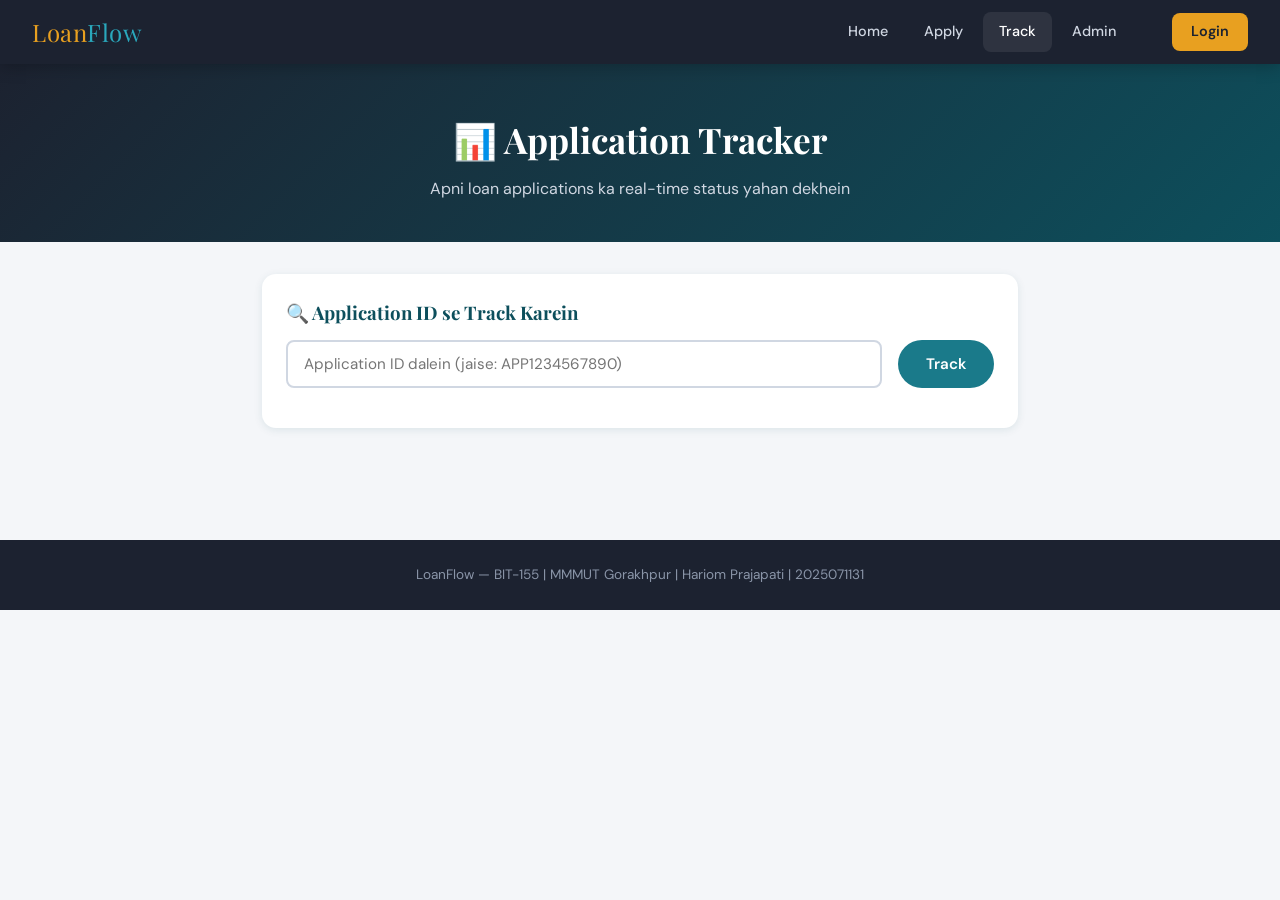
<file: tracker.html>
<!DOCTYPE html>
<html lang="hi">
<head>
  <meta charset="UTF-8" />
  <meta name="viewport" content="width=device-width, initial-scale=1.0" />
  <title>Application Tracker — LoanFlow</title>
  <link rel="stylesheet" href="style.css" />
  <style>
    .tracker-container { max-width: 820px; margin: 0 auto; padding: 2rem; }

    .app-card {
      background: var(--white);
      border-radius: var(--radius);
      box-shadow: var(--shadow-sm);
      padding: 1.75rem;
      margin-bottom: 1.5rem;
      border-left: 5px solid var(--grey-300);
      transition: var(--transition);
      cursor: pointer;
    }
    .app-card:hover { box-shadow: var(--shadow-md); }
    .app-card.status-submitted    { border-left-color: var(--teal); }
    .app-card.status-under_review { border-left-color: var(--gold); }
    .app-card.status-approved     { border-left-color: #27ae60; }
    .app-card.status-rejected     { border-left-color: var(--red); }

    .app-card-header { display: flex; justify-content: space-between; align-items: flex-start; margin-bottom: 1rem; }
    .app-card-id { font-size: 0.8rem; color: var(--grey-500); margin-bottom: 0.25rem; }
    .app-card-title { font-family: 'Playfair Display', serif; font-size: 1.2rem; color: var(--teal-dark); }
    .app-card-meta { display: flex; gap: 1rem; flex-wrap: wrap; margin-bottom: 1rem; }
    .app-card-meta span { font-size: 0.82rem; color: var(--grey-500); }
    .app-card-meta strong { color: var(--text); }

    .detail-panel {
      background: var(--grey-100);
      border-radius: var(--radius-sm);
      padding: 1.25rem;
      margin-top: 1rem;
      display: none;
    }
    .detail-panel.open { display: block; }

    .history-item {
      display: flex;
      gap: 1rem;
      align-items: flex-start;
      padding: 0.6rem 0;
      border-bottom: 1px solid var(--grey-300);
    }
    .history-item:last-child { border-bottom: none; }
    .history-dot {
      width: 12px; height: 12px;
      border-radius: 50%;
      background: var(--grey-300);
      margin-top: 4px;
      flex-shrink: 0;
    }

    /* Quick search */
    .search-box {
      background: var(--white);
      border-radius: var(--radius);
      box-shadow: var(--shadow-sm);
      padding: 1.5rem;
      margin-bottom: 2rem;
    }
    .search-row { display: flex; gap: 1rem; }
    .search-row input { flex: 1; }
  </style>
</head>
<body>

<nav class="navbar">
  <a href="index.html" class="navbar-brand">Loan<span>Flow</span></a>
  <div class="nav-links">
    <a href="index.html">Home</a>
    <a href="apply.html">Apply</a>
    <a href="tracker.html" class="active">Track</a>
    <a href="admin.html">Admin</a>
    <span id="nav-user" style="color:var(--grey-300);font-size:0.9rem;padding:0.5rem 1rem"></span>
    <button class="nav-btn btn" onclick="Auth.logout()" id="logout-btn" style="display:none">Logout</button>
    <a href="login.html" class="nav-btn btn" id="login-btn">Login</a>
  </div>
</nav>

<div class="page-header">
  <h1>📊 Application Tracker</h1>
  <p>Apni loan applications ka real-time status yahan dekhein</p>
</div>

<div class="tracker-container">

  <!-- Guest: Search by ID -->
  <div class="search-box" id="guest-search">
    <h3 style="font-family:'Playfair Display',serif;color:var(--teal-dark);margin-bottom:0.75rem">🔍 Application ID se Track Karein</h3>
    <div class="search-row">
      <input type="text" id="search-id" placeholder="Application ID dalein (jaise: APP1234567890)" />
      <button class="btn btn-teal" onclick="searchById()">Track</button>
    </div>
    <div id="search-result" style="margin-top:1rem"></div>
  </div>

  <!-- Logged in: My Applications -->
  <div id="my-apps-section" style="display:none">
    <div style="display:flex;justify-content:space-between;align-items:center;margin-bottom:1.5rem">
      <div>
        <h2 class="section-title">Meri Applications</h2>
        <p class="section-subtitle" style="margin:0" id="apps-count"></p>
      </div>
      <a href="apply.html" class="btn btn-primary btn-sm">+ Nayi Application</a>
    </div>
    <div id="my-apps-list"></div>
  </div>

</div>

<footer>
  <p>LoanFlow &mdash; BIT-155 | MMMUT Gorakhpur | Hariom Prajapati | 2025071131</p>
</footer>

<script src="auth.js"></script>
<script src="app.js"></script>
<script>

  function renderAppCard(app, container) {
    const lt = App.getLoanType(app.loanType);
    const st = App.statusLabel(app.status);

    const card = document.createElement('div');
    card.className = `app-card status-${app.status}`;
    card.innerHTML = `
      <div class="app-card-header">
        <div>
          <div class="app-card-id">ID: ${app.id}</div>
          <div class="app-card-title">${lt ? lt.icon + ' ' + lt.name : app.loanType}</div>
        </div>
        <span class="badge ${st.class}">${st.label}</span>
      </div>
      <div class="app-card-meta">
        <span>💰 <strong>${App.formatCurrency(app.loanAmount)}</strong></span>
        <span>📅 Tenure: <strong>${app.tenure} months</strong></span>
        <span>💳 EMI: <strong>${App.formatCurrency(app.emi)}</strong></span>
        <span>📆 Applied: <strong>${App.formatDate(app.submittedAt)}</strong></span>
        <span>🎯 Eligibility: <strong style="color:${app.eligibilityScore >= 65 ? '#1a7a3c' : app.eligibilityScore >= 45 ? '#a06800' : 'var(--red)'}">${app.eligibilityScore || 0}/100</strong></span>
      </div>

      ${renderSteps(app.status)}

      <div style="font-size:0.82rem;color:var(--teal);margin-top:0.75rem;cursor:pointer" onclick="toggleDetail(this)">
        ▼ Poori details dekhein
      </div>
      <div class="detail-panel">
        <div class="grid-2" style="gap:0.75rem;margin-bottom:1rem">
          <div><label>Applicant</label><p>${app.applicantName}</p></div>
          <div><label>Email</label><p>${app.email}</p></div>
          <div><label>Phone</label><p>${app.phone}</p></div>
          <div><label>Age</label><p>${app.age} years</p></div>
          <div><label>Monthly Income</label><p>${App.formatCurrency(app.income)}</p></div>
          <div><label>CIBIL Score</label><p>${app.cibil}</p></div>
          <div><label>Employment</label><p>${app.employment}</p></div>
          <div><label>Interest Rate</label><p>${app.interestRate}% p.a.</p></div>
        </div>
        ${app.docs && app.docs.length ? `
          <label>Documents Uploaded</label>
          <div style="display:flex;gap:0.5rem;flex-wrap:wrap;margin-top:0.35rem">
            ${app.docs.map(d => `<span class="badge badge-teal">📄 ${d}</span>`).join('')}
          </div>
        ` : ''}
        <div style="margin-top:1.25rem">
          <label>Application History</label>
          ${app.history.map(h => `
            <div class="history-item">
              <div class="history-dot" style="background:${h.status === 'approved' ? '#27ae60' : h.status === 'rejected' ? 'var(--red)' : 'var(--teal)'}"></div>
              <div>
                <div style="font-size:0.82rem;font-weight:600">${App.statusLabel(h.status).label}</div>
                <div style="font-size:0.78rem;color:var(--grey-500)">${App.formatDate(h.date)} — ${h.note}</div>
              </div>
            </div>
          `).join('')}
        </div>
      </div>
    `;
    container.appendChild(card);
  }

  function renderSteps(status) {
    const statusOrder = ['submitted', 'under_review', 'approved'];
    const stepNames = ['Submitted', 'Under Review', 'Approved'];
    const isRejected = status === 'rejected';

    const getClass = (i) => {
      if (isRejected && i === 2) return 'rejected';
      const si = statusOrder.indexOf(status);
      if (i < si) return 'done';
      if (i === si) return 'active';
      return '';
    };

    return `
      <div class="steps" style="margin:1rem 0">
        ${stepNames.map((name, i) => {
          const cls = getClass(i);
          const icon = cls === 'done' ? '✓' : (isRejected && i === 2) ? '✗' : (i + 1);
          const lbl  = (isRejected && i === 2) ? 'Rejected' : name;
          return `<div class="step ${cls}"><div class="step-dot">${icon}</div><div class="step-label">${lbl}</div></div>`;
        }).join('')}
      </div>
    `;
  }

  function toggleDetail(btn) {
    const panel = btn.nextElementSibling;
    const isOpen = panel.classList.toggle('open');
    btn.textContent = isOpen ? '▲ Details chhupaayein' : '▼ Poori details dekhein';
  }

  function searchById() {
    const id = document.getElementById('search-id').value.trim();
    const result = document.getElementById('search-result');
    result.innerHTML = '';
    if (!id) { result.innerHTML = '<div class="alert alert-warning">Application ID dalein!</div>'; return; }
    const app = App.getApplicationById(id);
    if (!app) {
      result.innerHTML = '<div class="alert alert-error">❌ Yeh ID nahi mili. Check karein.</div>';
      return;
    }
    renderAppCard(app, result);
  }

  // Main init
  const session = Auth.getSession();
  if (session) {
    // Show logged-in state
    document.getElementById('nav-user').textContent = '👤 ' + session.name;
    document.getElementById('logout-btn').style.display = '';
    document.getElementById('login-btn').style.display = 'none';

    const mySection = document.getElementById('my-apps-section');
    mySection.style.display = 'block';

    const apps = App.getApplicationsByUser(session.id).sort((a,b) => new Date(b.submittedAt) - new Date(a.submittedAt));
    document.getElementById('apps-count').textContent = apps.length + ' application' + (apps.length !== 1 ? 's' : '') + ' mili';

    const list = document.getElementById('my-apps-list');
    if (!apps.length) {
      list.innerHTML = `
        <div class="empty-state">
          <div class="empty-icon">📋</div>
          <h3>Abhi tak koi application nahi</h3>
          <p>Nayi loan application ke liye apply karein.</p>
          <a href="apply.html" class="btn btn-primary" style="margin-top:1rem">Apply Karein</a>
        </div>
      `;
    } else {
      apps.forEach(app => renderAppCard(app, list));
    }
  } else {
    document.getElementById('login-btn').style.display = '';
  }

  // Enter key for search
  document.getElementById('search-id').addEventListener('keydown', e => {
    if (e.key === 'Enter') searchById();
  });
</script>
</body>
</html>
</file>
<file: style.css>
/* ============================================
   LoanFlow — Global Stylesheet
   Hariom Prajapati | 2025071131 | BIT-155
   ============================================ */

@import url('https://fonts.googleapis.com/css2?family=Playfair+Display:wght@700;900&family=DM+Sans:wght@300;400;500;600&display=swap');

:root {
  --teal-dark: #0d4f5c;
  --teal:      #1a7a8a;
  --teal-light:#2aa8bc;
  --gold:      #e8a020;
  --gold-light:#f5c842;
  --charcoal:  #1c2230;
  --purple:    #6c4fcf;
  --sky:       #3b9eda;
  --red:       #e03c3c;
  --mint:      #e8f6f8;
  --white:     #ffffff;
  --grey-100:  #f4f6f9;
  --grey-300:  #d0d7e2;
  --grey-500:  #8a95a8;
  --grey-700:  #4a5568;
  --text:      #1c2230;
  --shadow-sm: 0 2px 8px rgba(13,79,92,0.10);
  --shadow-md: 0 6px 24px rgba(13,79,92,0.15);
  --shadow-lg: 0 16px 48px rgba(13,79,92,0.18);
  --radius:    14px;
  --radius-sm: 8px;
  --transition: 0.25s cubic-bezier(0.4,0,0.2,1);
}

*, *::before, *::after { box-sizing: border-box; margin: 0; padding: 0; }

html { scroll-behavior: smooth; font-size: 16px; }

body {
  font-family: 'DM Sans', sans-serif;
  background: var(--grey-100);
  color: var(--text);
  min-height: 100vh;
  line-height: 1.6;
}

/* ---- NAVBAR ---- */
.navbar {
  background: var(--charcoal);
  padding: 0 2rem;
  display: flex;
  align-items: center;
  justify-content: space-between;
  height: 64px;
  position: sticky;
  top: 0;
  z-index: 100;
  box-shadow: 0 2px 16px rgba(0,0,0,0.25);
}

.navbar-brand {
  font-family: 'Playfair Display', serif;
  font-size: 1.5rem;
  color: var(--gold);
  text-decoration: none;
  letter-spacing: 0.5px;
}

.navbar-brand span { color: var(--teal-light); }

.nav-links { display: flex; gap: 0.25rem; align-items: center; }

.nav-links a {
  color: var(--grey-300);
  text-decoration: none;
  padding: 0.5rem 1rem;
  border-radius: var(--radius-sm);
  font-size: 0.9rem;
  font-weight: 500;
  transition: var(--transition);
}

.nav-links a:hover, .nav-links a.active {
  background: rgba(255,255,255,0.08);
  color: var(--white);
}

.nav-btn {
  background: var(--gold) !important;
  color: var(--charcoal) !important;
  font-weight: 600 !important;
  padding: 0.45rem 1.2rem !important;
}

.nav-btn:hover { background: var(--gold-light) !important; }

/* ---- BUTTONS ---- */
.btn {
  display: inline-flex;
  align-items: center;
  gap: 0.5rem;
  padding: 0.75rem 1.75rem;
  border-radius: 50px;
  font-family: 'DM Sans', sans-serif;
  font-size: 0.95rem;
  font-weight: 600;
  cursor: pointer;
  border: none;
  transition: var(--transition);
  text-decoration: none;
}

.btn-primary {
  background: var(--gold);
  color: var(--charcoal);
}
.btn-primary:hover {
  background: var(--gold-light);
  transform: translateY(-2px);
  box-shadow: 0 8px 24px rgba(232,160,32,0.35);
}

.btn-secondary {
  background: transparent;
  color: var(--white);
  border: 2px solid rgba(255,255,255,0.4);
}
.btn-secondary:hover {
  background: rgba(255,255,255,0.12);
  border-color: var(--white);
}

.btn-teal {
  background: var(--teal);
  color: var(--white);
}
.btn-teal:hover {
  background: var(--teal-dark);
  transform: translateY(-2px);
  box-shadow: var(--shadow-md);
}

.btn-danger {
  background: var(--red);
  color: var(--white);
}
.btn-danger:hover { opacity: 0.88; }

.btn-success {
  background: #27ae60;
  color: var(--white);
}
.btn-success:hover { opacity: 0.88; }

.btn-sm { padding: 0.45rem 1.1rem; font-size: 0.85rem; }

/* ---- CARDS ---- */
.card {
  background: var(--white);
  border-radius: var(--radius);
  box-shadow: var(--shadow-sm);
  padding: 2rem;
  transition: var(--transition);
}

.card:hover { box-shadow: var(--shadow-md); }

/* ---- FORM ELEMENTS ---- */
.form-group { margin-bottom: 1.25rem; }

label {
  display: block;
  font-size: 0.85rem;
  font-weight: 600;
  color: var(--grey-700);
  margin-bottom: 0.4rem;
  text-transform: uppercase;
  letter-spacing: 0.5px;
}

input, select, textarea {
  width: 100%;
  padding: 0.75rem 1rem;
  border: 2px solid var(--grey-300);
  border-radius: var(--radius-sm);
  font-family: 'DM Sans', sans-serif;
  font-size: 0.95rem;
  color: var(--text);
  background: var(--white);
  transition: var(--transition);
  outline: none;
}

input:focus, select:focus, textarea:focus {
  border-color: var(--teal);
  box-shadow: 0 0 0 3px rgba(26,122,138,0.12);
}

input.error, select.error { border-color: var(--red); }

.field-error {
  font-size: 0.78rem;
  color: var(--red);
  margin-top: 0.3rem;
  display: none;
}

.field-error.show { display: block; }

/* ---- RANGE SLIDER ---- */
input[type="range"] {
  -webkit-appearance: none;
  appearance: none;
  height: 6px;
  border-radius: 3px;
  background: var(--grey-300);
  border: none;
  padding: 0;
  cursor: pointer;
}

input[type="range"]::-webkit-slider-thumb {
  -webkit-appearance: none;
  width: 20px;
  height: 20px;
  border-radius: 50%;
  background: var(--teal);
  border: 3px solid var(--white);
  box-shadow: 0 2px 8px rgba(26,122,138,0.4);
  cursor: pointer;
}

/* ---- BADGE ---- */
.badge {
  display: inline-block;
  padding: 0.25rem 0.75rem;
  border-radius: 50px;
  font-size: 0.75rem;
  font-weight: 700;
  text-transform: uppercase;
  letter-spacing: 0.5px;
}

.badge-teal { background: var(--mint); color: var(--teal-dark); }
.badge-gold { background: #fff8e6; color: #a06800; }
.badge-red  { background: #fdecea; color: var(--red); }
.badge-green{ background: #e8f8ed; color: #1a7a3c; }
.badge-purple { background: #f0edfb; color: var(--purple); }

/* ---- PAGE HEADER ---- */
.page-header {
  background: linear-gradient(135deg, var(--charcoal) 0%, var(--teal-dark) 100%);
  color: var(--white);
  padding: 3rem 2rem 2.5rem;
  text-align: center;
}

.page-header h1 {
  font-family: 'Playfair Display', serif;
  font-size: 2.2rem;
  margin-bottom: 0.5rem;
}

.page-header p { color: var(--grey-300); font-size: 1rem; }

/* ---- SECTION ---- */
.section { padding: 3rem 2rem; }
.section-title {
  font-family: 'Playfair Display', serif;
  font-size: 1.8rem;
  color: var(--teal-dark);
  margin-bottom: 0.4rem;
}
.section-subtitle { color: var(--grey-500); font-size: 0.95rem; margin-bottom: 2rem; }

/* ---- CONTAINER ---- */
.container { max-width: 1100px; margin: 0 auto; }

/* ---- GRID ---- */
.grid-2 { display: grid; grid-template-columns: 1fr 1fr; gap: 1.5rem; }
.grid-3 { display: grid; grid-template-columns: repeat(3, 1fr); gap: 1.5rem; }
.grid-4 { display: grid; grid-template-columns: repeat(4, 1fr); gap: 1.25rem; }

/* ---- ALERT ---- */
.alert {
  padding: 1rem 1.25rem;
  border-radius: var(--radius-sm);
  margin-bottom: 1rem;
  font-size: 0.9rem;
  font-weight: 500;
  display: flex;
  align-items: center;
  gap: 0.6rem;
}
.alert-success { background: #e8f8ed; color: #1a7a3c; border-left: 4px solid #1a7a3c; }
.alert-error   { background: #fdecea; color: var(--red); border-left: 4px solid var(--red); }
.alert-info    { background: var(--mint); color: var(--teal-dark); border-left: 4px solid var(--teal); }
.alert-warning { background: #fff8e6; color: #a06800; border-left: 4px solid var(--gold); }

/* ---- FOOTER ---- */
footer {
  background: var(--charcoal);
  color: var(--grey-500);
  text-align: center;
  padding: 1.5rem;
  font-size: 0.85rem;
  margin-top: 3rem;
}

footer a { color: var(--gold); text-decoration: none; }

/* ---- MODAL ---- */
.modal-overlay {
  position: fixed; inset: 0;
  background: rgba(0,0,0,0.55);
  display: flex; align-items: center; justify-content: center;
  z-index: 999; opacity: 0; pointer-events: none;
  transition: var(--transition);
}

.modal-overlay.active { opacity: 1; pointer-events: all; }

.modal {
  background: var(--white);
  border-radius: var(--radius);
  padding: 2.5rem;
  max-width: 480px; width: 90%;
  box-shadow: var(--shadow-lg);
  transform: translateY(20px);
  transition: var(--transition);
}

.modal-overlay.active .modal { transform: translateY(0); }

.modal-title {
  font-family: 'Playfair Display', serif;
  font-size: 1.4rem;
  color: var(--teal-dark);
  margin-bottom: 1.5rem;
}

/* ---- LOADER ---- */
.loader-bar {
  height: 3px;
  background: linear-gradient(90deg, var(--teal), var(--gold));
  border-radius: 2px;
  width: 0;
  transition: width 0.4s ease;
}

/* ---- PROGRESS STEPS ---- */
.steps {
  display: flex;
  justify-content: space-between;
  position: relative;
  margin: 2rem 0;
}

.steps::before {
  content: '';
  position: absolute;
  top: 18px; left: 10%; right: 10%;
  height: 3px;
  background: var(--grey-300);
  z-index: 0;
}

.step {
  display: flex;
  flex-direction: column;
  align-items: center;
  gap: 0.5rem;
  z-index: 1;
  flex: 1;
}

.step-dot {
  width: 38px; height: 38px;
  border-radius: 50%;
  background: var(--grey-300);
  color: var(--grey-500);
  display: flex; align-items: center; justify-content: center;
  font-weight: 700;
  font-size: 0.9rem;
  border: 3px solid var(--white);
  box-shadow: 0 2px 8px rgba(0,0,0,0.1);
  transition: var(--transition);
}

.step.done .step-dot   { background: #27ae60; color: var(--white); }
.step.active .step-dot { background: var(--teal); color: var(--white); }
.step.rejected .step-dot { background: var(--red); color: var(--white); }

.step-label {
  font-size: 0.75rem;
  font-weight: 600;
  color: var(--grey-500);
  text-align: center;
}

.step.done .step-label, .step.active .step-label { color: var(--text); }

/* ---- STAT CARD ---- */
.stat-card {
  background: var(--white);
  border-radius: var(--radius);
  padding: 1.5rem;
  box-shadow: var(--shadow-sm);
  display: flex;
  align-items: center;
  gap: 1rem;
}

.stat-icon {
  width: 52px; height: 52px;
  border-radius: var(--radius-sm);
  display: flex; align-items: center; justify-content: center;
  font-size: 1.4rem;
  flex-shrink: 0;
}

.stat-value {
  font-family: 'Playfair Display', serif;
  font-size: 1.8rem;
  font-weight: 700;
  color: var(--text);
  line-height: 1;
}

.stat-label { font-size: 0.82rem; color: var(--grey-500); font-weight: 500; margin-top: 0.2rem; }

/* ---- SCORE GAUGE ---- */
.score-wrap {
  text-align: center;
  padding: 1.5rem;
  border-radius: var(--radius);
  border: 2px solid var(--grey-300);
  background: var(--mint);
}

.score-value {
  font-family: 'Playfair Display', serif;
  font-size: 3.5rem;
  font-weight: 900;
  line-height: 1;
}

.score-label { font-size: 0.85rem; font-weight: 600; text-transform: uppercase; letter-spacing: 1px; margin-top: 0.3rem; }
.score-bar-wrap { background: var(--grey-300); border-radius: 4px; height: 8px; margin: 1rem 0 0.5rem; overflow: hidden; }
.score-bar { height: 100%; border-radius: 4px; transition: width 0.6s ease; }

/* ---- RESPONSIVE ---- */
@media (max-width: 768px) {
  .grid-2, .grid-3, .grid-4 { grid-template-columns: 1fr; }
  .navbar { padding: 0 1rem; }
  .nav-links a:not(.nav-btn) { display: none; }
  .page-header h1 { font-size: 1.6rem; }
  .section { padding: 2rem 1rem; }
  .steps::before { left: 5%; right: 5%; }
  .step-label { font-size: 0.65rem; }
}

/* ---- ANIMATIONS ---- */
@keyframes fadeInUp {
  from { opacity: 0; transform: translateY(20px); }
  to   { opacity: 1; transform: translateY(0); }
}

@keyframes pulse {
  0%, 100% { opacity: 1; }
  50%       { opacity: 0.6; }
}

.fade-in-up { animation: fadeInUp 0.5s ease forwards; }

/* ---- DOC UPLOAD ZONE ---- */
.upload-zone {
  border: 2px dashed var(--grey-300);
  border-radius: var(--radius);
  padding: 2rem;
  text-align: center;
  cursor: pointer;
  transition: var(--transition);
  background: var(--grey-100);
}

.upload-zone:hover, .upload-zone.dragover {
  border-color: var(--teal);
  background: var(--mint);
}

.upload-zone p { color: var(--grey-500); font-size: 0.9rem; margin-top: 0.5rem; }

.uploaded-file {
  display: flex;
  align-items: center;
  justify-content: space-between;
  background: var(--mint);
  border: 1px solid var(--teal-light);
  border-radius: var(--radius-sm);
  padding: 0.6rem 1rem;
  margin-top: 0.75rem;
  font-size: 0.9rem;
}

.uploaded-file .remove-btn {
  background: none; border: none;
  color: var(--red); cursor: pointer;
  font-size: 1rem; padding: 0 0.25rem;
}

/* ---- TABS ---- */
.tabs { display: flex; gap: 0.5rem; margin-bottom: 1.5rem; border-bottom: 2px solid var(--grey-300); }

.tab-btn {
  padding: 0.7rem 1.5rem;
  border: none;
  background: none;
  font-family: 'DM Sans', sans-serif;
  font-size: 0.9rem;
  font-weight: 600;
  color: var(--grey-500);
  cursor: pointer;
  border-bottom: 3px solid transparent;
  margin-bottom: -2px;
  transition: var(--transition);
}

.tab-btn.active { color: var(--teal); border-bottom-color: var(--teal); }
.tab-content { display: none; }
.tab-content.active { display: block; }

/* ---- APPLICATION TABLE ---- */
.app-table { width: 100%; border-collapse: collapse; }
.app-table th {
  background: var(--grey-100);
  padding: 0.75rem 1rem;
  text-align: left;
  font-size: 0.78rem;
  font-weight: 700;
  color: var(--grey-700);
  text-transform: uppercase;
  letter-spacing: 0.5px;
  border-bottom: 2px solid var(--grey-300);
}
.app-table td {
  padding: 1rem;
  border-bottom: 1px solid var(--grey-300);
  font-size: 0.9rem;
  vertical-align: middle;
}
.app-table tr:last-child td { border-bottom: none; }
.app-table tr:hover td { background: var(--mint); }

/* ---- EMPTY STATE ---- */
.empty-state {
  text-align: center;
  padding: 3rem;
  color: var(--grey-500);
}
.empty-state .empty-icon { font-size: 3rem; margin-bottom: 1rem; }
.empty-state h3 { font-size: 1.1rem; color: var(--grey-700); margin-bottom: 0.5rem; }
</file>
